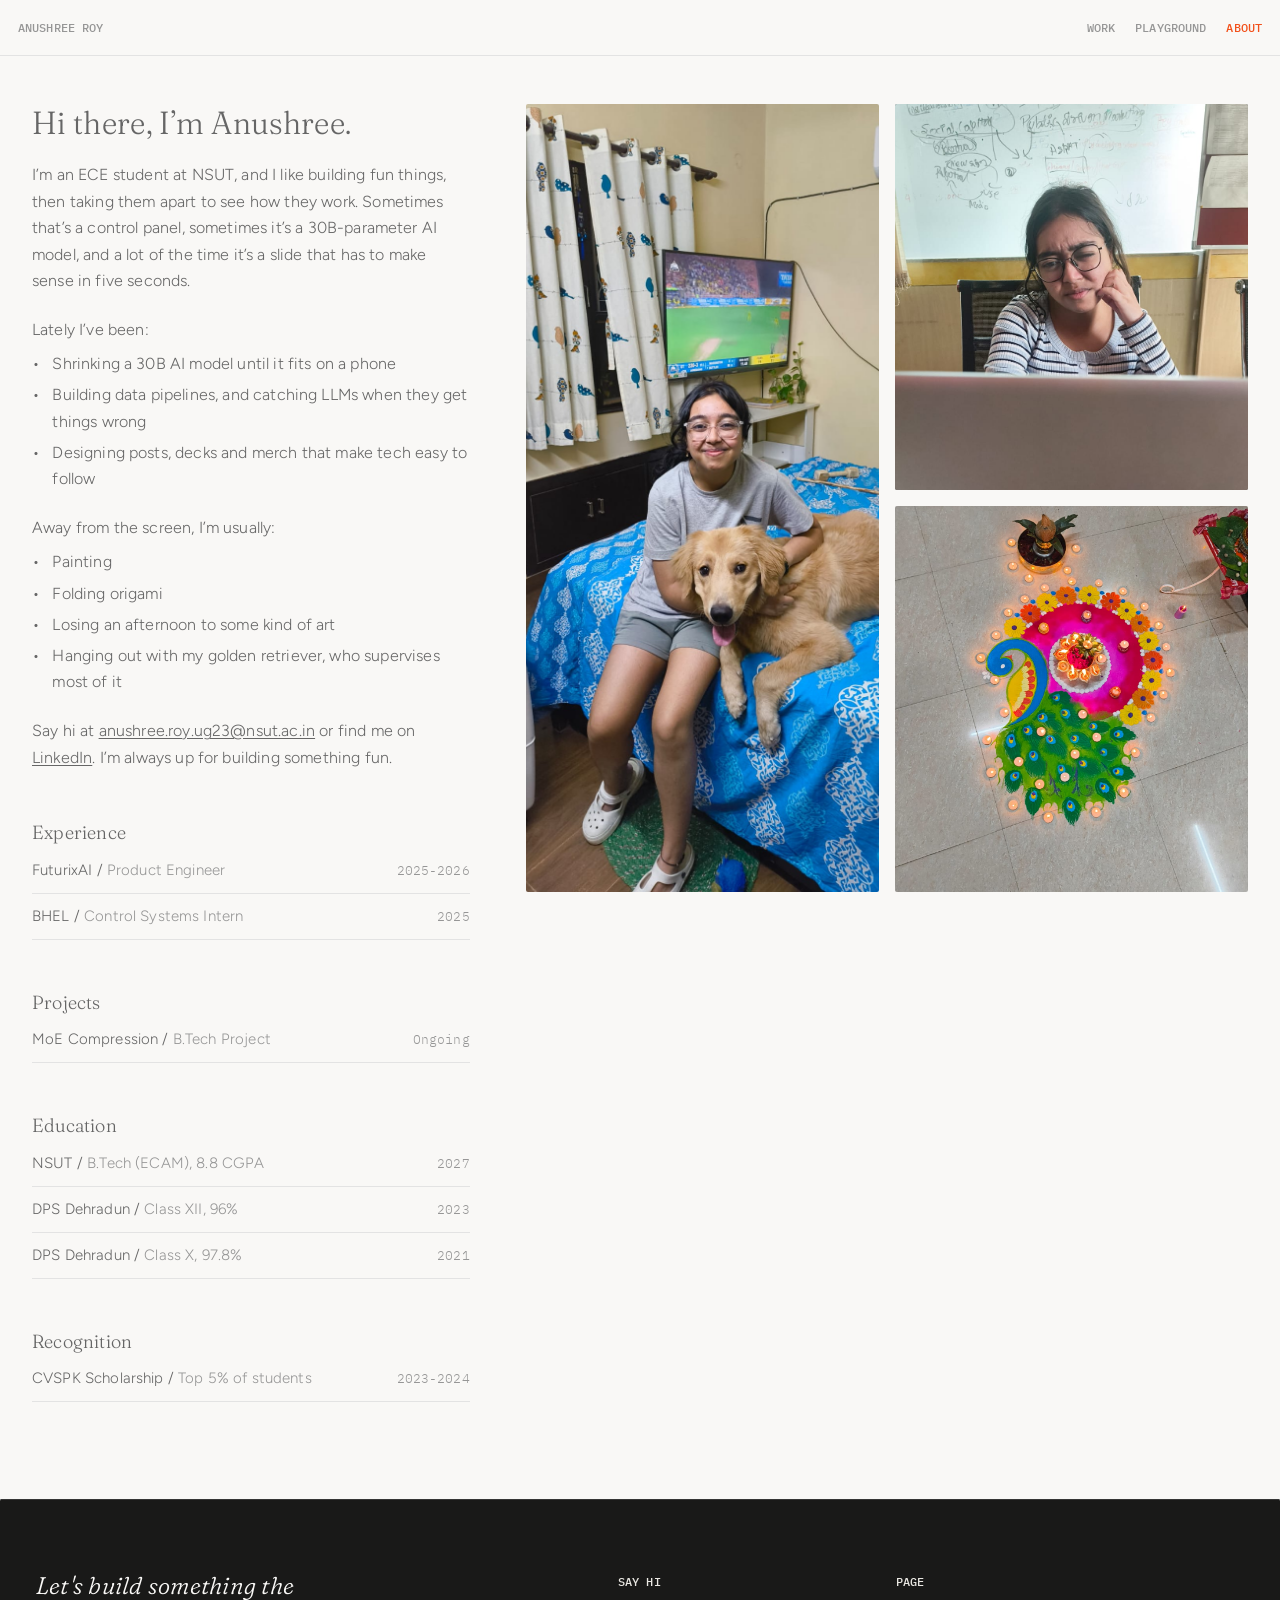
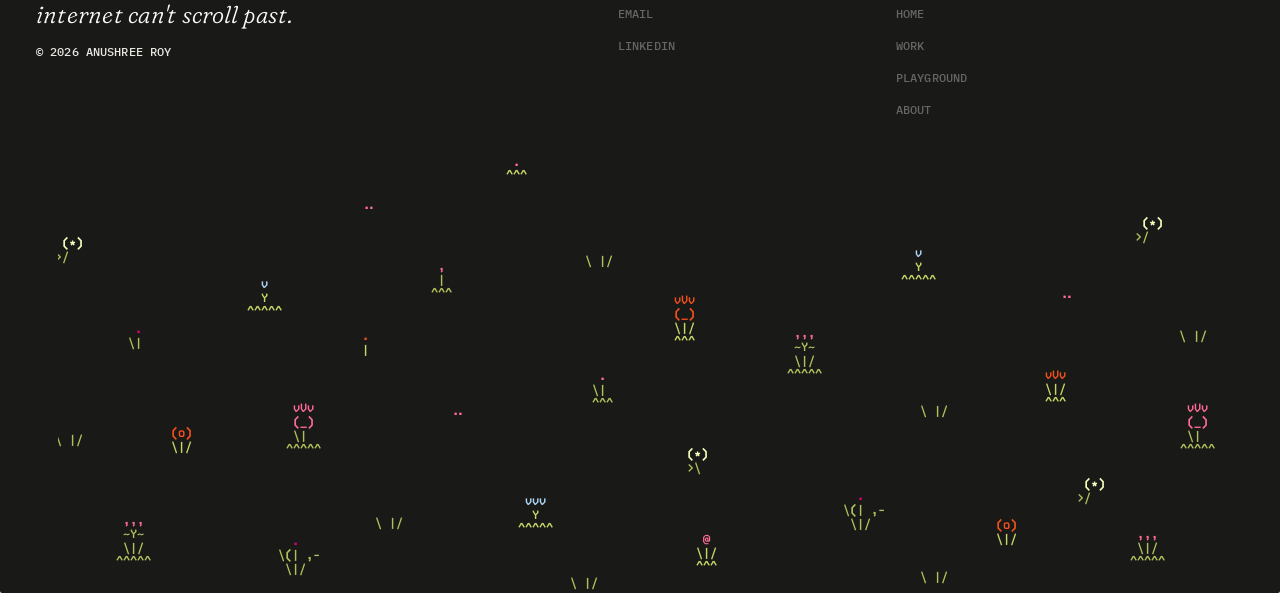
<file: about.html>
<!doctype html>
<html lang="en">
<head>
  <!-- Google Analytics -->
  <script async src="https://www.googletagmanager.com/gtag/js?id=G-PLD1SSN89R"></script>
  <script>
    window.dataLayer = window.dataLayer || [];
    function gtag(){dataLayer.push(arguments);}
    gtag('js', new Date());
    gtag('config', 'G-PLD1SSN89R');
  </script>

  <meta charset="utf-8">
  <meta name="viewport" content="width=device-width, initial-scale=1">
  <title>About — Anushree Roy</title>
  <meta name="description" content="Anushree Roy is an ECE student at NSUT who likes building fun things: AI models, control panels, posts and decks, plus painting, origami and a very good dog.">
  <link rel="icon" type="image/svg+xml" href="data:image/svg+xml,%3Csvg xmlns='http://www.w3.org/2000/svg' viewBox='0 0 40 40'%3E%3Crect width='40' height='40' rx='9' fill='%2335414f'/%3E%3Ctext x='20' y='28' text-anchor='middle' font-family='Georgia' font-size='27' fill='white'%3Ea%3C/text%3E%3C/svg%3E">
  <link rel="preconnect" href="https://fonts.googleapis.com">
  <link rel="preconnect" href="https://fonts.gstatic.com" crossorigin>
  <link rel="stylesheet" href="https://fonts.googleapis.com/css2?family=Figtree:wght@300&family=Fraunces:ital,opsz,wght,SOFT,WONK@0,9..144,300..500,0..100,0..1;1,9..144,300..500,0..100,0..1&family=IBM+Plex+Mono:wght@300;400;500&family=Kode+Mono:wght@700&display=swap">
  <link rel="stylesheet" href="about.css">
  <link rel="stylesheet" href="footer.css">
  <script src="about.js" defer></script>
  <script src="footer.js" defer></script>
</head>
<body>
  <header class="nav">
    <a class="nav__link" href="./">Anushree Roy</a>
    <nav class="nav__links" aria-label="Primary">
      <a class="nav__link" href="./#work">Work</a>
      <a class="nav__link" href="./playground.html">Playground</a>
      <a class="nav__link" href="./about.html" aria-current="page">About</a>
    </nav>
  </header>

  <!-- Copy is from the AI/ML resume (Anushree_Roy_ML_Intern_NSUT) and the design portfolio. -->
  <main class="about">
    <div class="about__text">
      <div class="about__intro">
        <h1 class="about__title">Hi there, I’m Anushree.</h1>

        <div class="about__bio">
          <p>I’m an ECE student at NSUT, and I like building fun things, then taking them apart to see how they work. Sometimes that’s a control panel, sometimes it’s a 30B-parameter AI model, and a lot of the time it’s a slide that has to make sense in five seconds.</p>
          <p>Lately I’ve been:</p>
          <ul>
            <li>Shrinking a 30B AI model until it fits on a phone</li>
            <li>Building data pipelines, and catching LLMs when they get things wrong</li>
            <li>Designing posts, decks and merch that make tech easy to follow</li>
          </ul>
          <p>Away from the screen, I’m usually:</p>
          <ul>
            <li>Painting</li>
            <li>Folding origami</li>
            <li>Losing an afternoon to some kind of art</li>
            <li>Hanging out with my golden retriever, who supervises most of it</li>
          </ul>
          <p>Say hi at <a href="mailto:anushree.roy.ug23@nsut.ac.in">anushree.roy.ug23@nsut.ac.in</a> or find me on <a href="https://www.linkedin.com/in/anushree-roy-082370204" target="_blank" rel="noopener">LinkedIn</a>. I’m always up for building something fun.</p>
        </div>
      </div>

      <section class="about__section" aria-labelledby="experience">
        <h2 class="about__heading" id="experience">Experience</h2>
        <ul class="about__list">
          <li class="about__row"><span><span class="about__org">FuturixAI /</span> Product Engineer</span><span class="about__year">2025-2026</span></li>
          <li class="about__row"><span><span class="about__org">BHEL /</span> <span class="about__long">Electronics &amp; </span>Control Systems Intern</span><span class="about__year">2025</span></li>
        </ul>
      </section>

      <section class="about__section" aria-labelledby="projects">
        <h2 class="about__heading" id="projects">Projects</h2>
        <ul class="about__list">
          <li class="about__row"><span><span class="about__org"><span class="about__long">Gradient-Free </span>MoE Compression /</span> B.Tech Project</span><span class="about__year">Ongoing</span></li>
        </ul>
      </section>

      <section class="about__section" aria-labelledby="education">
        <h2 class="about__heading" id="education">Education</h2>
        <ul class="about__list">
          <li class="about__row"><span><span class="about__org"><span class="about__long">Netaji Subhas University of Technology</span><span class="about__short">NSUT</span> /</span> B.Tech<span class="about__short"> (ECAM)</span>, 8.8 CGPA</span><span class="about__year">2027</span></li>
          <li class="about__row"><span><span class="about__org"><span class="about__long">Delhi Public School, Dehradun</span><span class="about__short">DPS Dehradun</span> /</span> Class XII, 96%</span><span class="about__year">2023</span></li>
          <li class="about__row"><span><span class="about__org"><span class="about__long">Delhi Public School, Dehradun</span><span class="about__short">DPS Dehradun</span> /</span> Class X, 97.8%</span><span class="about__year">2021</span></li>
        </ul>
      </section>

      <section class="about__section" aria-labelledby="recognition">
        <h2 class="about__heading" id="recognition">Recognition</h2>
        <ul class="about__list">
          <li class="about__row"><span><span class="about__org">CVSPK Scholarship /</span> Top 5% of students</span><span class="about__year">2023-2024</span></li>
        </ul>
      </section>
    </div>

    <div class="about__photos">
      <div class="about__photo about__photo--main">
        <img src="assets/about-portrait.jpg" alt="Anushree sitting on her bed with a golden retriever">
      </div>
      <div class="about__photo">
        <img src="assets/about-desk.jpg" alt="Anushree thinking at her laptop in front of a whiteboard full of diagrams" style="--focus: 50% 0%" loading="lazy">
      </div>
      <div class="about__photo">
        <img src="assets/about-rangoli.jpg" alt="Peacock rangoli ringed with lit diyas" loading="lazy">
      </div>
    </div>
  </main>

  <footer class="footer">
    <div class="footer__top">
      <div class="footer__intro">
        <p class="footer__quote">Let's build something the internet can't scroll past.</p>
        <p class="footer__label">© 2026 Anushree Roy</p>
      </div>
      <nav class="footer__links" aria-label="Footer">
        <div class="footer__col">
          <p class="footer__label">Say hi</p>
          <a class="footer__link" href="mailto:anushree.roy.ug23@nsut.ac.in">Email</a>
          <a class="footer__link" href="https://www.linkedin.com/in/anushree-roy-082370204" target="_blank" rel="noopener">LinkedIn</a>
        </div>
        <div class="footer__col">
          <p class="footer__label">Page</p>
          <a class="footer__link" href="./">Home</a>
          <a class="footer__link" href="./#work">Work</a>
          <a class="footer__link" href="./playground.html">Playground</a>
          <a class="footer__link" href="./about.html">About</a>
        </div>
      </nav>
    </div>
    <!-- Filled by footer.js: click a sprout to water it. -->
    <div class="garden" role="group" aria-label="ASCII garden"></div>
  </footer>
</body>
</html>
</file>
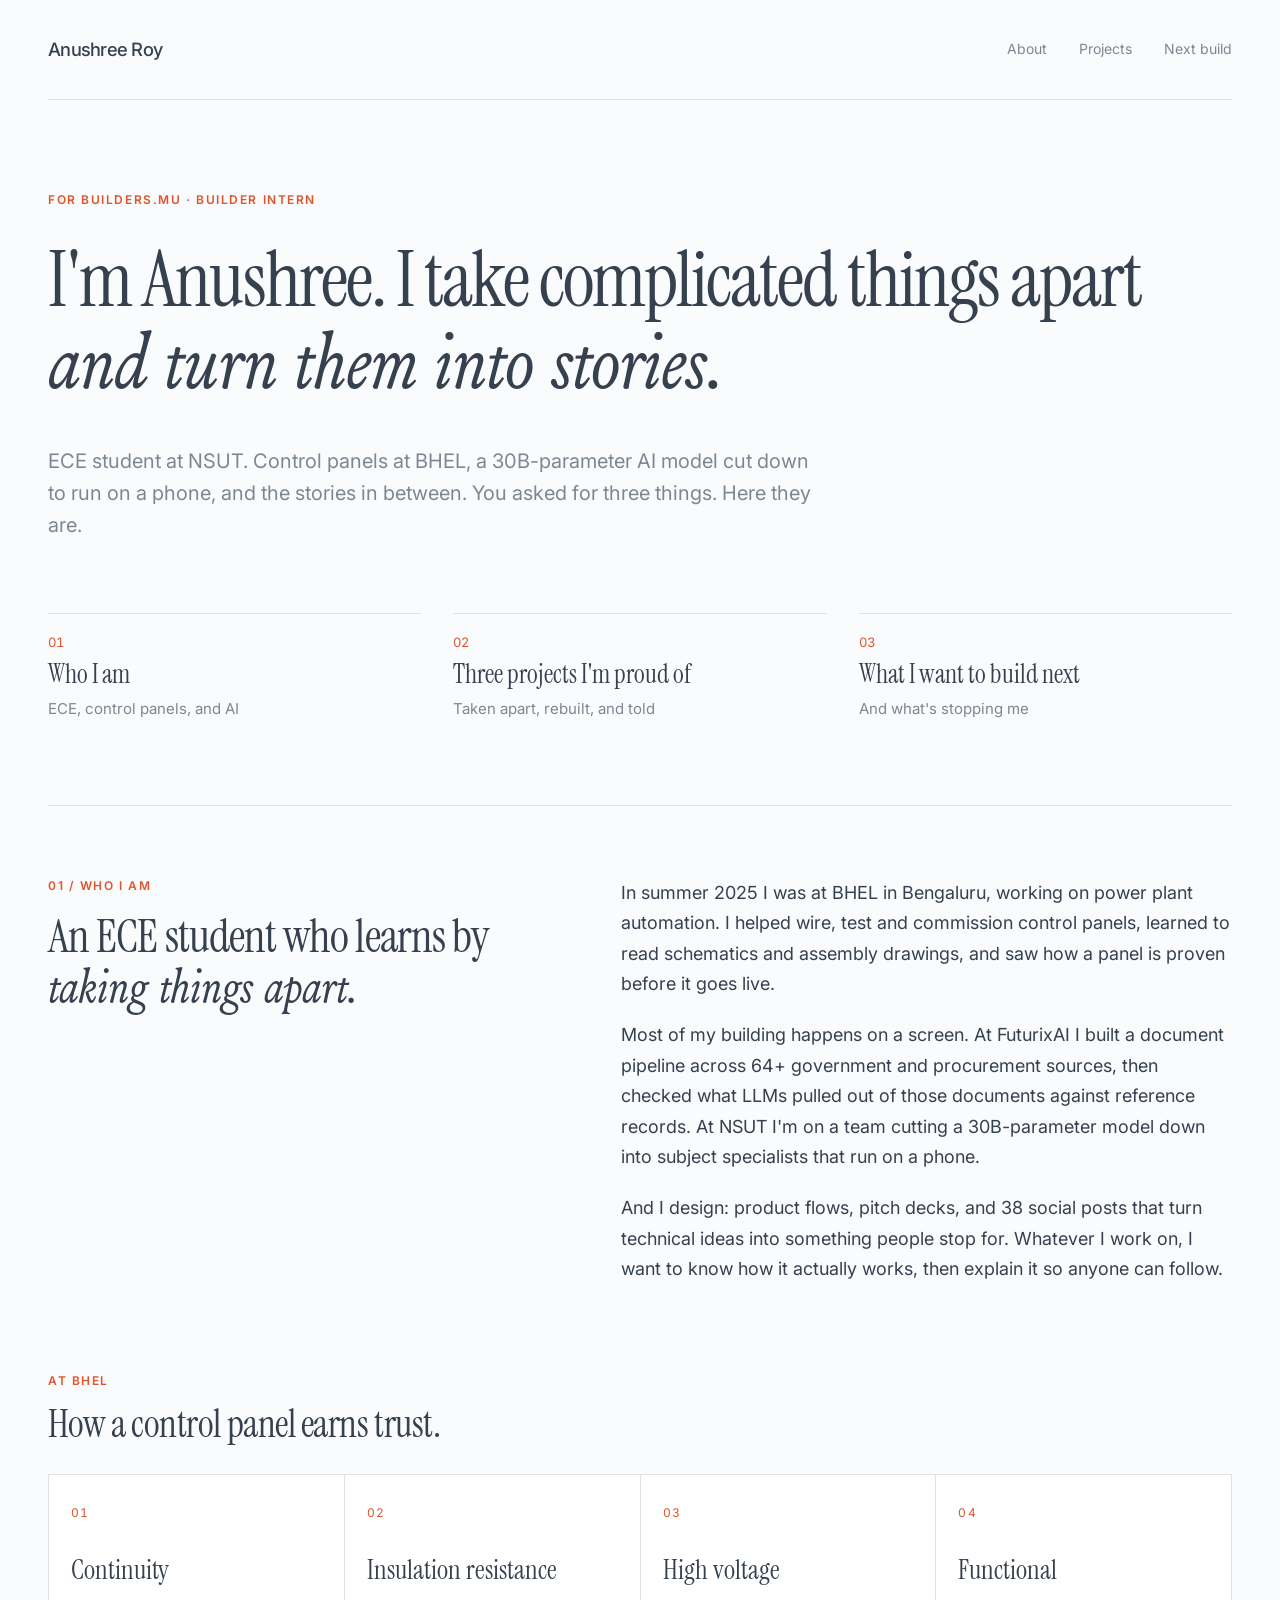
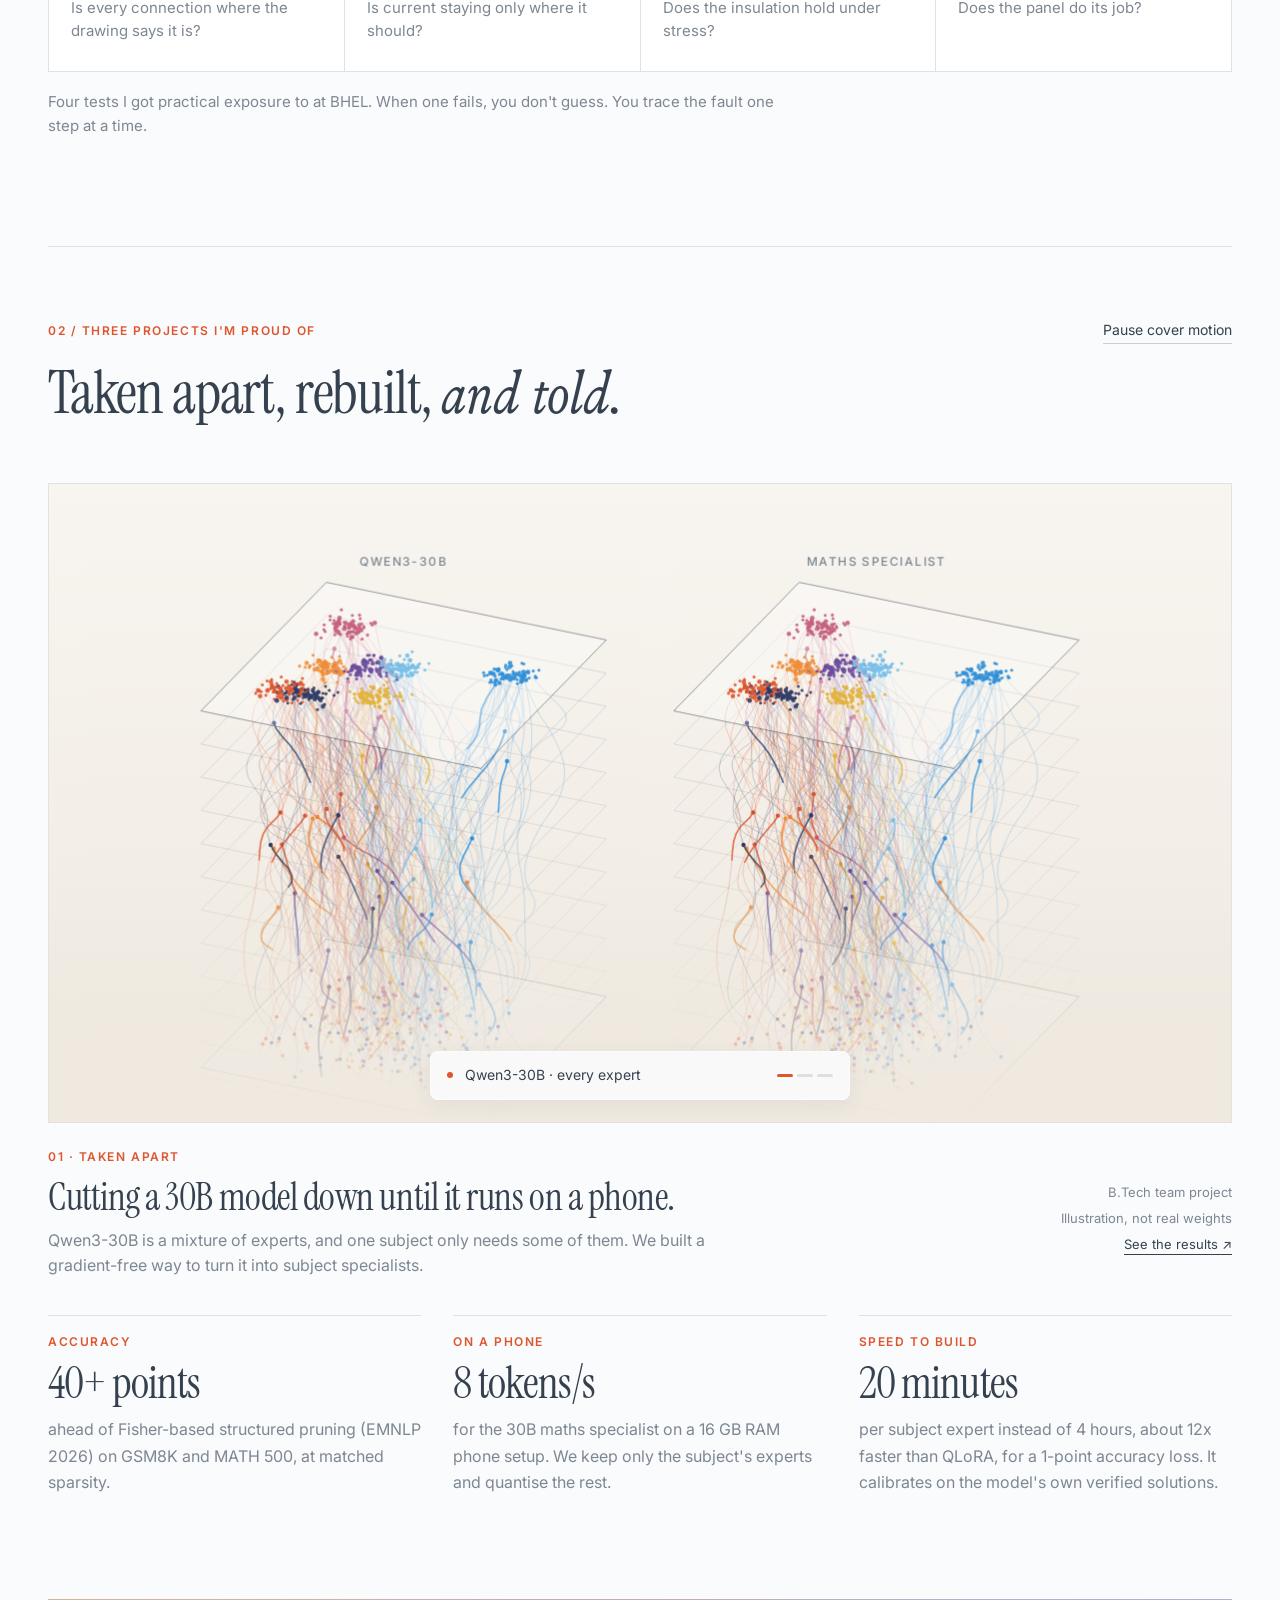
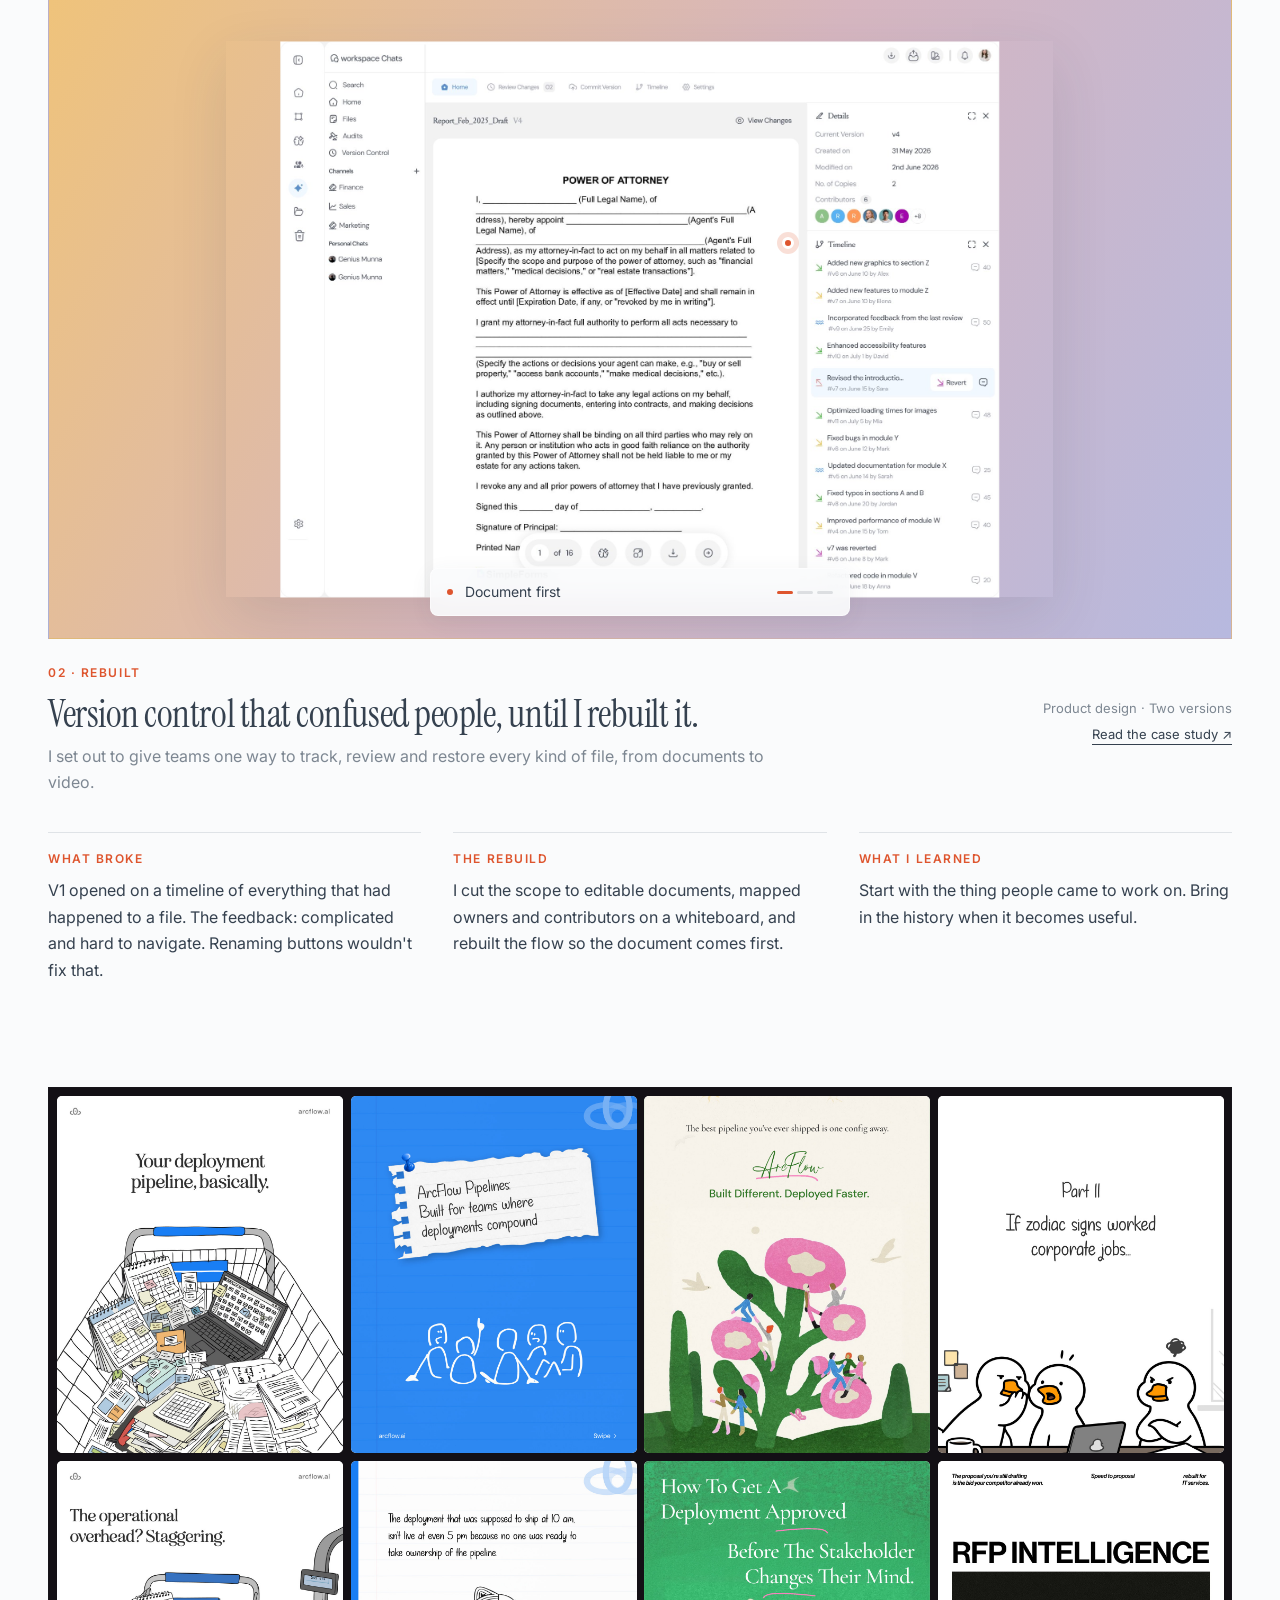
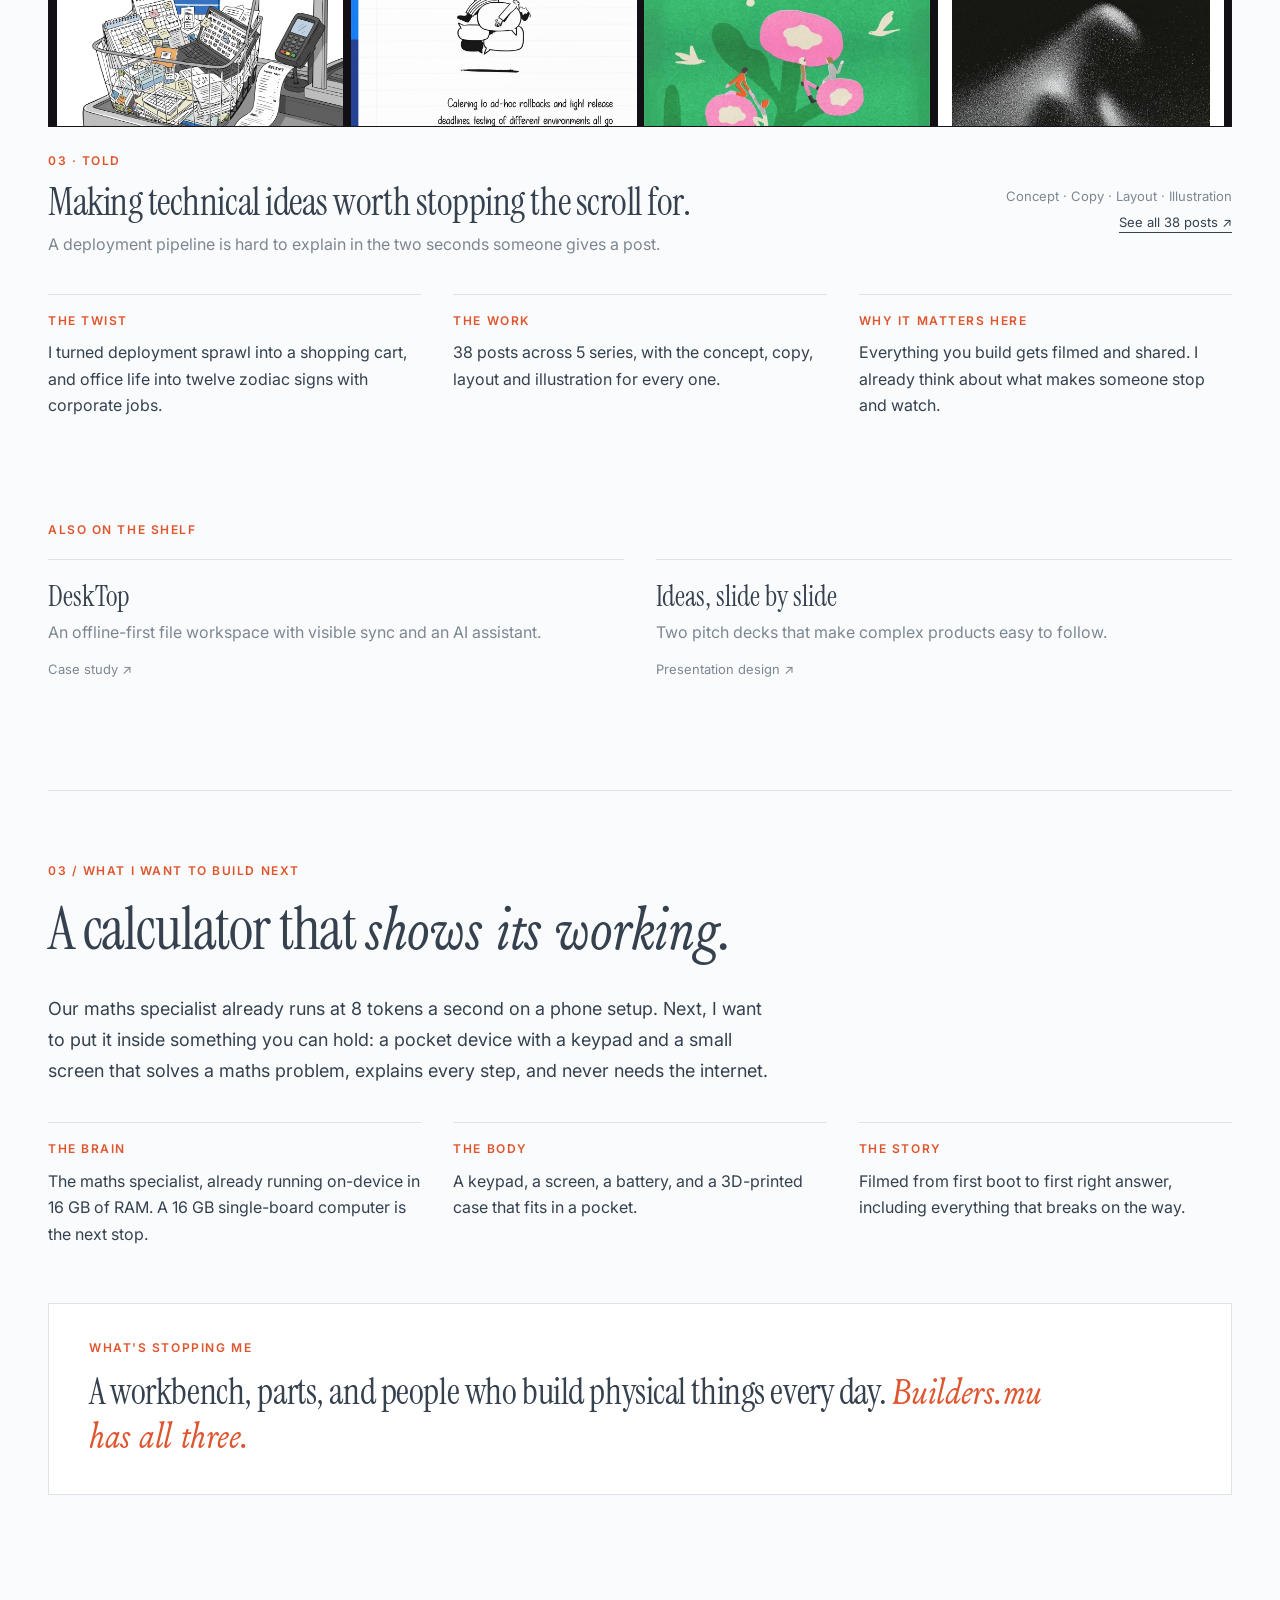
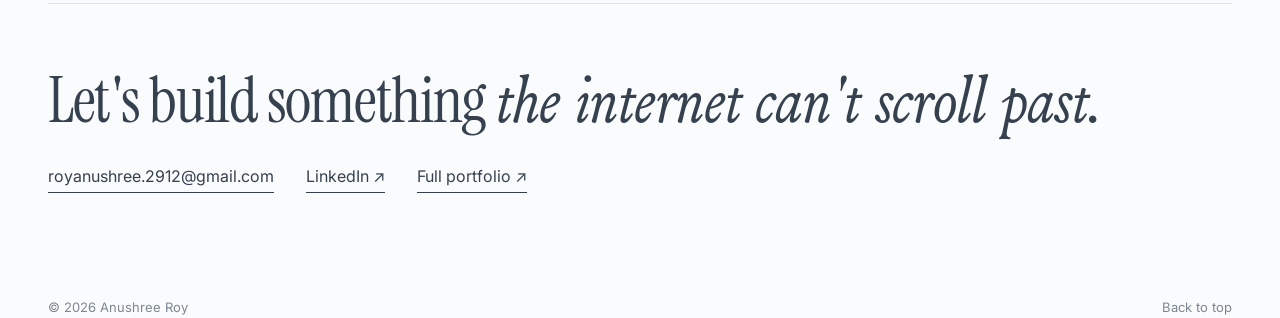
<file: builder.html>
<!doctype html>
<html lang="en">
<head>
<!-- Google Analytics -->
<script async src="https://www.googletagmanager.com/gtag/js?id=G-PLD1SSN89R"></script>
<script>
window.dataLayer = window.dataLayer || [];
function gtag(){dataLayer.push(arguments);}
gtag('js', new Date());
gtag('config', 'G-PLD1SSN89R');
</script>

<meta charset="utf-8"><meta name="viewport" content="width=device-width, initial-scale=1">
<title>Anushree Roy — For Builders.mu</title>
<meta name="description" content="Anushree Roy's application for the Builders.mu builder internship: who I am, three projects I'm proud of, and what I want to build next.">
<link rel="icon" type="image/svg+xml" href="data:image/svg+xml,%3Csvg xmlns='http://www.w3.org/2000/svg' viewBox='0 0 40 40'%3E%3Crect width='40' height='40' rx='9' fill='%2335414f'/%3E%3Ctext x='20' y='28' text-anchor='middle' font-family='Georgia' font-size='27' fill='white'%3Ea%3C/text%3E%3C/svg%3E">
<link rel="preconnect" href="https://fonts.googleapis.com"><link rel="preconnect" href="https://fonts.gstatic.com" crossorigin>
<link href="https://fonts.googleapis.com/css2?family=Instrument+Serif:ital@0;1&family=Inter:wght@400;500;600&display=swap" rel="stylesheet">
<style>
@font-face{font-family:"Louize Heading Italic";src:url("assets/louize-italic.otf") format("opentype");font-style:italic;font-weight:400;font-display:swap}
:root{--paper:#fafbfc;--ink:#35414f;--muted:#7d8792;--line:#dfe3e7;--accent:#de552e;--serif:'Louize','Louize Regular','Instrument Serif',Georgia,serif;--sans:'Inter',Arial,sans-serif}
*{box-sizing:border-box}html{scroll-behavior:smooth;scroll-padding-top:36px}body{margin:0;background:var(--paper);color:var(--ink);font:400 1rem/1.6 var(--sans);-webkit-font-smoothing:antialiased}a{color:inherit;text-decoration:none}button,a{-webkit-tap-highlight-color:transparent}a:focus-visible{outline:3px solid var(--accent);outline-offset:6px}::selection{background:#e9d2c6}.skip{position:absolute;top:-100px;left:20px;background:var(--ink);color:white;padding:12px;z-index:9}.skip:focus{top:12px}.wrap{width:calc(100% - 96px);max-width:1392px;margin:auto}.nav{height:100px;display:flex;align-items:center;justify-content:space-between;border-bottom:1px solid var(--line)}.wordmark{font-weight:500;letter-spacing:-.04em;font-size:1.15rem}.nav-links{display:flex;gap:32px;font-size:.875rem}.nav-links a{color:var(--muted)}.nav-links a:hover{color:var(--ink)}

/* Builder application: the homepage's tokens and editorial rhythm, structured around the three things Builders.mu asks for. */
h1 em,h2 em,.stopper-line em{font-family:"Louize Heading Italic",var(--serif);font-style:italic;font-weight:400}
.eyebrow,.kicker,.micro,.beats b{font:600 .75rem/1.4 var(--sans);letter-spacing:.13em;text-transform:uppercase;color:var(--accent);margin:0}
.intro{padding:92px 0 84px}.eyebrow{margin-bottom:30px}.intro h1{font:400 clamp(3.2rem,6vw,6rem)/1.07 var(--serif);letter-spacing:-.025em;margin:0;max-width:1240px}.dek{margin:40px 0 0;max-width:780px;font-size:1.25rem;line-height:1.6;color:var(--muted)}
.asks{margin-top:72px;display:grid;grid-template-columns:repeat(3,1fr);gap:32px}.asks a{display:grid;gap:6px;align-content:start;border-top:1px solid var(--line);padding-top:18px;transition:border-color .25s ease}.asks a:hover{border-color:var(--accent)}.asks .num{color:var(--accent);font-size:.8125rem;font-variant-numeric:tabular-nums}.asks strong{font:400 1.65rem/1.2 var(--serif)}.asks span:last-child{color:var(--muted);font-size:.9375rem}
.section{border-top:1px solid var(--line);padding:72px 0 108px}
.story{display:grid;grid-template-columns:1fr 1.2fr;gap:64px;align-items:start}.story h2,.section-title{font:400 clamp(2.6rem,4.6vw,4.4rem)/1.08 var(--serif);letter-spacing:-.02em;margin:18px 0 0;max-width:920px}.story h2{font-size:clamp(2.4rem,3.6vw,3.5rem)}.prose{font-size:1.125rem;line-height:1.7;max-width:720px}.prose p{margin:0 0 20px}.prose p:last-child{margin:0}
.checks{margin-top:88px}.checks h3{font:400 clamp(1.8rem,3vw,2.55rem)/1.15 var(--serif);letter-spacing:-.012em;margin:12px 0 28px}.flow{list-style:none;margin:0;padding:0;display:grid;grid-template-columns:repeat(4,1fr);gap:1px;background:var(--line);border:1px solid var(--line)}.step{background:#fff;padding:24px 22px 28px;min-height:196px}.step span{font-size:.75rem;letter-spacing:.12em;color:var(--accent);font-variant-numeric:tabular-nums}.step h4{font:400 1.7rem/1.15 var(--serif);margin:30px 0 10px}.step p{margin:0;color:var(--muted);font-size:.9375rem;line-height:1.55}.note{margin:18px 0 0;max-width:760px;color:var(--muted);font-size:.9375rem}
.work-label{display:flex;justify-content:space-between;align-items:center;gap:24px}.motion-toggle{font:inherit;font-size:.875rem;border:0;border-bottom:1px solid #7d879260;padding:0 0 2px;background:transparent;color:var(--ink);cursor:pointer}.motion-toggle:hover{color:var(--accent)}.motion-toggle:focus-visible{outline:3px solid var(--accent);outline-offset:5px}
.section-head{margin-bottom:56px}.project{margin-bottom:104px}
.cover-link{display:block}.picture{position:relative;overflow:hidden;aspect-ratio:1.85;display:flex;align-items:center;justify-content:center;border:1px solid rgba(53,65,79,.08)}.picture img{display:block;width:76%;max-height:85%;object-fit:contain;box-shadow:0 20px 55px #333a4b20}
.caption{display:flex;justify-content:space-between;gap:36px;padding:26px 0 0}.caption h3{font:400 clamp(1.8rem,3vw,2.55rem)/1.15 var(--serif);letter-spacing:-.012em;margin:10px 0 8px;max-width:820px}.caption p{margin:0;color:var(--muted);max-width:720px}.caption .micro{color:var(--accent)}.meta{font-size:.8125rem;color:var(--muted);white-space:nowrap;padding-top:30px;text-align:right;line-height:2}.text-link{color:var(--ink);border-bottom:1px solid var(--ink);padding-bottom:2px;transition:color .2s ease,border-color .2s ease}.text-link:hover{color:var(--accent);border-color:var(--accent)}
.beats{display:grid;grid-template-columns:repeat(3,1fr);gap:32px;margin-top:36px}.beats>div{border-top:1px solid var(--line);padding-top:18px}.beats b{display:block;margin-bottom:10px}.beats p{margin:0;line-height:1.65}.stat{display:block;font:400 clamp(2.2rem,3.4vw,3rem)/1.05 var(--serif);letter-spacing:-.02em;margin:0 0 10px}.stats p{color:var(--muted)}

.version{background:linear-gradient(120deg,#efc37b 0%,#d6b6c0 52%,#b7b9df 100%)}.version img{width:70%;max-height:87%}
.cover-frame{position:absolute;inset:0}.picture .cover-frame img{position:absolute;left:50%;top:50%;transform:translate(-50%,-50%);opacity:0;transition:opacity .8s ease;pointer-events:none}.picture .cover-frame img.active{opacity:1}
.cover-status{position:absolute;bottom:22px;left:24px;right:24px;margin:auto;max-width:420px;display:flex;align-items:center;gap:12px;padding:12px 16px;border:1px solid #ffffff80;background:#fafbfce8;backdrop-filter:blur(12px);box-shadow:0 5px 22px #35414f12;border-radius:8px;color:#35414f;font-size:14px;z-index:2}.cover-status-dot{width:6px;height:6px;flex-shrink:0;background:#de552e;border-radius:50%}.cover-stage{flex:1}.cover-bars{display:flex;gap:4px}.cover-bars i{width:16px;height:3px;background:#35414f24;border-radius:2px;transition:background .5s}.cover-bars i.active{background:#de552e}
.review-pointer{position:absolute;top:37%;left:62%;width:12px;height:12px;border:3px solid white;background:#de552e;border-radius:50%;box-shadow:0 0 0 5px #de552e30;z-index:2;pointer-events:none;animation:reviewPath 12s ease-in-out infinite}
@keyframes reviewPath{0%,12%{transform:translate(0,0);opacity:0}18%,25%{transform:translate(0,0);opacity:1}29%,35%{transform:translate(38px,60px);opacity:1}42%,52%{transform:translate(-120px,20px);opacity:1}60%,69%{transform:translate(-40px,80px);opacity:1}76%,88%{transform:translate(60px,40px);opacity:1}95%,100%{opacity:0;transform:translate(60px,40px)}}
.covers-paused .review-pointer{animation-play-state:paused}

/* The pruning cover: two models drawn layer by layer on a canvas, with threads for the signals running through them. */
.prune{background:#f4efe8}.prune canvas{position:absolute;inset:0;width:100%;height:100%;display:block}

.social-wall-cover{background:#131015;padding:8px;--post-gap:8px}.post-wall{position:absolute;inset:8px;display:grid;grid-template-columns:repeat(4,1fr);gap:var(--post-gap);pointer-events:none;align-items:start}.post-column{display:flex;flex-direction:column;min-width:0;animation:postDrift 35s linear infinite;will-change:transform}.post-group{display:flex;flex-direction:column;gap:var(--post-gap);padding-bottom:var(--post-gap)}.post-tile{overflow:hidden;border-radius:5px;background:#f5f5f5;flex-shrink:0}.picture .post-tile img{display:block;width:100%;height:auto;max-width:none;max-height:none;object-fit:contain;box-shadow:none;border-radius:0}.column-0{animation-delay:-2s}.column-1{animation-duration:42s;animation-delay:-12s}.column-2{animation-duration:38s;animation-delay:-24s}.column-3{animation-duration:45s;animation-delay:-7s}@keyframes postDrift{from{transform:translateY(0)}to{transform:translateY(-50%)}}

.shelf-items{display:grid;grid-template-columns:1fr 1fr;gap:32px;margin-top:20px}.shelf-items a{display:block;border-top:1px solid var(--line);padding-top:20px}.shelf-items h3{font:400 1.75rem/1.2 var(--serif);margin:0 0 6px;transition:color .25s ease}.shelf-items p{margin:0;color:var(--muted);max-width:520px}.shelf-items span{display:inline-block;margin-top:14px;font-size:.8125rem;color:var(--muted)}.shelf-items a:hover h3{color:var(--accent)}
.next .section-head{margin-bottom:0}.next .prose{margin-top:32px}.stopper{margin-top:56px;background:#fff;border:1px solid var(--line);padding:36px 40px}.stopper-line{font:400 clamp(1.7rem,2.8vw,2.5rem)/1.22 var(--serif);letter-spacing:-.012em;margin:14px 0 0;max-width:1000px}.stopper-line em{color:var(--accent)}
.contact{border-top:1px solid var(--line);padding:62px 0 32px}.contact h2{font:400 clamp(2.8rem,5vw,4.5rem)/1.1 var(--serif);margin:0 0 26px;letter-spacing:-.02em}.contact-links{display:flex;flex-wrap:wrap;gap:14px 32px}.email{display:inline-block;border-bottom:1px solid var(--ink);font-size:1rem;padding-bottom:3px}.email:hover{color:var(--accent);border-color:var(--accent)}.footer{display:flex;justify-content:space-between;gap:24px;margin-top:72px;color:var(--muted);font-size:.8125rem}.footer a:hover{color:var(--ink)}

/* Motion follows the quiet editorial pace of the homepage. */
@keyframes enter{from{opacity:0;transform:translateY(20px)}to{opacity:1;transform:translateY(0)}}
.intro .eyebrow{animation:enter .75s cubic-bezier(.22,1,.36,1) both}.intro h1{animation:enter .85s .08s cubic-bezier(.22,1,.36,1) both}.dek{animation:enter .75s .18s cubic-bezier(.22,1,.36,1) both}.asks{animation:enter .75s .28s cubic-bezier(.22,1,.36,1) both}
.motion-ready [data-reveal]{opacity:0;transform:translateY(26px);transition:opacity .75s cubic-bezier(.22,1,.36,1),transform .75s cubic-bezier(.22,1,.36,1)}
.motion-ready [data-reveal].in-view{opacity:1;transform:translateY(0)}
.nav-links a{position:relative;transition:color .2s ease}
.nav-links a::after{content:'';position:absolute;left:0;right:0;bottom:-5px;height:1px;background:currentColor;transform:scaleX(0);transform-origin:left;transition:transform .24s ease}
.nav-links a:hover::after,.nav-links a:focus-visible::after{transform:scaleX(1)}

@media(min-width:1600px){.intro h1{font-size:6.4rem}}
@media(max-width:850px){.wrap{width:calc(100% - 48px)}.nav{height:80px}.intro{padding-top:65px}.intro h1{font-size:clamp(2.9rem,7.5vw,5rem)}.asks{grid-template-columns:1fr;gap:0;margin-top:52px}.asks a{padding:16px 0 18px}.story{grid-template-columns:1fr;gap:28px}.flow{grid-template-columns:1fr 1fr}.caption{display:block}.meta{text-align:left;white-space:normal;padding-top:14px}.beats{grid-template-columns:1fr;gap:20px}.picture{aspect-ratio:1.4}.version img{width:87%}.post-wall{grid-template-columns:1fr 1fr}.column-2,.column-3{display:none}.shelf-items{grid-template-columns:1fr}}
@media(max-width:520px){.wrap{width:calc(100% - 40px)}.nav-links{gap:18px}.nav-links a{font-size:.8125rem}.wordmark{font-size:1rem}.intro{padding:54px 0 60px}.intro h1{font-size:2.75rem;line-height:1.08}.dek{font-size:1.0625rem;margin-top:28px}.section{padding:52px 0 76px}.checks{margin-top:64px}.flow{grid-template-columns:1fr}.step{min-height:0}.step h4{margin-top:14px}.work-label{flex-direction:column;align-items:flex-start;gap:10px}.section-head{margin-bottom:40px}.picture{aspect-ratio:1.18}.cover-status{bottom:12px;left:12px;right:12px;padding:9px 12px;font-size:12px;gap:8px}.cover-bars i{width:10px}.review-pointer{width:10px;height:10px}.project{margin-bottom:72px}.stopper{padding:26px 22px}.contact{padding-top:44px}.footer{margin-top:48px;font-size:.75rem}}
@media(prefers-reduced-motion:reduce){html{scroll-behavior:auto}.intro .eyebrow,.intro h1,.dek,.asks{animation:none}.motion-ready [data-reveal]{opacity:1;transform:none;transition:none}.nav-links a,.nav-links a::after,.text-link,.shelf-items h3,.picture .cover-frame img,.cover-bars i{transition:none}.review-pointer{animation:none;display:none}.post-column{animation:none;transform:translateY(-30px)}.column-1,.column-3{transform:translateY(-90px)}.motion-toggle{display:none}}
</style>
</head>
<body>
<a class="skip" href="#who">Skip to the application</a>
<div class="wrap">
<header class="nav"><a class="wordmark" href="./" aria-label="Anushree Roy home">Anushree Roy</a><nav class="nav-links" aria-label="Main navigation"><a href="#who">About</a><a href="#projects">Projects</a><a href="#next">Next build</a></nav></header>
<main>
<section class="intro" aria-labelledby="intro-title"><p class="eyebrow">For Builders.mu · Builder intern</p><h1 id="intro-title">I'm Anushree. I take complicated things apart <em>and turn them into stories.</em></h1><p class="dek">ECE student at NSUT. Control panels at BHEL, a 30B-parameter AI model cut down to run on a phone, and the stories in between. You asked for three things. Here they are.</p>
<nav class="asks" aria-label="What you asked for"><a href="#who"><span class="num">01</span><strong>Who I am</strong><span>ECE, control panels, and AI</span></a><a href="#projects"><span class="num">02</span><strong>Three projects I'm proud of</strong><span>Taken apart, rebuilt, and told</span></a><a href="#next"><span class="num">03</span><strong>What I want to build next</strong><span>And what's stopping me</span></a></nav></section>

<section class="section" id="who" aria-labelledby="who-title">
<div class="story"><div><p class="kicker">01 / Who I am</p><h2 id="who-title">An ECE student who learns by <em>taking things apart.</em></h2></div>
<div class="prose"><p>In summer 2025 I was at BHEL in Bengaluru, working on power plant automation. I helped wire, test and commission control panels, learned to read schematics and assembly drawings, and saw how a panel is proven before it goes live.</p><p>Most of my building happens on a screen. At FuturixAI I built a document pipeline across 64+ government and procurement sources, then checked what LLMs pulled out of those documents against reference records. At NSUT I'm on a team cutting a 30B-parameter model down into subject specialists that run on a phone.</p><p>And I design: product flows, pitch decks, and 38 social posts that turn technical ideas into something people stop for. Whatever I work on, I want to know how it actually works, then explain it so anyone can follow.</p></div></div>
<div class="checks"><p class="kicker">At BHEL</p><h3>How a control panel earns trust.</h3>
<ol class="flow"><li class="step"><span>01</span><h4>Continuity</h4><p>Is every connection where the drawing says it is?</p></li><li class="step"><span>02</span><h4>Insulation resistance</h4><p>Is current staying only where it should?</p></li><li class="step"><span>03</span><h4>High voltage</h4><p>Does the insulation hold under stress?</p></li><li class="step"><span>04</span><h4>Functional</h4><p>Does the panel do its job?</p></li></ol>
<p class="note">Four tests I got practical exposure to at BHEL. When one fails, you don't guess. You trace the fault one step at a time.</p></div>
</section>

<section class="section" id="projects" aria-labelledby="projects-title">
<div class="section-head"><div class="work-label"><p class="kicker">02 / Three projects I'm proud of</p><button class="motion-toggle" type="button" aria-pressed="false">Pause cover motion</button></div><h2 class="section-title" id="projects-title">Taken apart, rebuilt, <em>and told.</em></h2></div>

<article class="project" aria-labelledby="p1-title">
<a class="cover-link" href="moe.html" aria-label="See the maths specialist results"><div class="picture prune" data-cover="prune" data-rest="1" data-labels="[&quot;Qwen3-30B · every expert&quot;, &quot;Keep only the subject’s experts&quot;, &quot;Calibrate on its verified solutions&quot;]" role="img" aria-label="Illustration of two models drawn layer by layer: the full Qwen3-30B, and a maths specialist that keeps only the experts its subject needs"><canvas aria-hidden="true"></canvas><div class="cover-status" aria-hidden="true"><span class="cover-status-dot"></span><span class="cover-stage">Qwen3-30B · every expert</span><span class="cover-bars"><i class="active"></i><i></i><i></i></span></div></div></a>
<div class="caption"><div><p class="micro">01 · Taken apart</p><h3 id="p1-title">Cutting a 30B model down until it runs on a phone.</h3><p>Qwen3-30B is a mixture of experts, and one subject only needs some of them. We built a gradient-free way to turn it into subject specialists.</p></div><div class="meta">B.Tech team project<br>Illustration, not real weights<br><a class="text-link" href="moe.html">See the results ↗</a></div></div>
<div class="beats stats"><div><b>Accuracy</b><strong class="stat">40+ points</strong><p>ahead of Fisher-based structured pruning (EMNLP 2026) on GSM8K and MATH 500, at matched sparsity.</p></div><div><b>On a phone</b><strong class="stat">8 tokens/s</strong><p>for the 30B maths specialist on a 16 GB RAM phone setup. We keep only the subject's experts and quantise the rest.</p></div><div><b>Speed to build</b><strong class="stat">20 minutes</strong><p>per subject expert instead of 4 hours, about 12x faster than QLoRA, for a 1-point accuracy loss. It calibrates on the model's own verified solutions.</p></div></div>
</article>

<article class="project" aria-labelledby="p2-title">
<div class="picture version" data-cover="version" data-labels="[&quot;Document first&quot;, &quot;Changes in context&quot;, &quot;Review an update&quot;]"><div class="cover-frame"><img class="cover-slide active" src="assets/doc-motion-0.jpg" alt="Light theme document version control interface with the document at the centre" loading="lazy"><img class="cover-slide" src="assets/doc-motion-1.jpg" alt="" aria-hidden="true" loading="lazy"><img class="cover-slide" src="assets/doc-motion-2.jpg" alt="" aria-hidden="true" loading="lazy"></div><div class="cover-status" aria-hidden="true"><span class="cover-status-dot"></span><span class="cover-stage">Document first</span><span class="cover-bars"><i class="active"></i><i></i><i></i></span></div><span class="review-pointer" aria-hidden="true"></span></div>
<div class="caption"><div><p class="micro">02 · Rebuilt</p><h3 id="p2-title">Version control that confused people, until I rebuilt it.</h3><p>I set out to give teams one way to track, review and restore every kind of file, from documents to video.</p></div><div class="meta">Product design · Two versions<br><a class="text-link" href="version-control.html">Read the case study ↗</a></div></div>
<div class="beats"><div><b>What broke</b><p>V1 opened on a timeline of everything that had happened to a file. The feedback: complicated and hard to navigate. Renaming buttons wouldn't fix that.</p></div><div><b>The rebuild</b><p>I cut the scope to editable documents, mapped owners and contributors on a whiteboard, and rebuilt the flow so the document comes first.</p></div><div><b>What I learned</b><p>Start with the thing people came to work on. Bring in the history when it becomes useful.</p></div></div>
</article>

<article class="project" aria-labelledby="p3-title">
<div class="picture social-wall-cover" role="img" aria-label="Moving columns of Anushree’s social media designs"><div class="post-wall" aria-hidden="true"><div class="post-column column-0"><div class="post-group"><div class="post-tile"><img src="assets/social-wall-00.jpg" alt="" loading="lazy" decoding="async"></div><div class="post-tile"><img src="assets/social-wall-04.jpg" alt="" loading="lazy" decoding="async"></div></div><div class="post-group"><div class="post-tile"><img src="assets/social-wall-00.jpg" alt="" loading="lazy" decoding="async"></div><div class="post-tile"><img src="assets/social-wall-04.jpg" alt="" loading="lazy" decoding="async"></div></div></div><div class="post-column column-1"><div class="post-group"><div class="post-tile"><img src="assets/social-wall-01.jpg" alt="" loading="lazy" decoding="async"></div><div class="post-tile"><img src="assets/social-wall-05.jpg" alt="" loading="lazy" decoding="async"></div></div><div class="post-group"><div class="post-tile"><img src="assets/social-wall-01.jpg" alt="" loading="lazy" decoding="async"></div><div class="post-tile"><img src="assets/social-wall-05.jpg" alt="" loading="lazy" decoding="async"></div></div></div><div class="post-column column-2"><div class="post-group"><div class="post-tile"><img src="assets/social-wall-02.jpg" alt="" loading="lazy" decoding="async"></div><div class="post-tile"><img src="assets/social-wall-06.jpg" alt="" loading="lazy" decoding="async"></div></div><div class="post-group"><div class="post-tile"><img src="assets/social-wall-02.jpg" alt="" loading="lazy" decoding="async"></div><div class="post-tile"><img src="assets/social-wall-06.jpg" alt="" loading="lazy" decoding="async"></div></div></div><div class="post-column column-3"><div class="post-group"><div class="post-tile"><img src="assets/social-wall-03.jpg" alt="" loading="lazy" decoding="async"></div><div class="post-tile"><img src="assets/social-wall-07.jpg" alt="" loading="lazy" decoding="async"></div></div><div class="post-group"><div class="post-tile"><img src="assets/social-wall-03.jpg" alt="" loading="lazy" decoding="async"></div><div class="post-tile"><img src="assets/social-wall-07.jpg" alt="" loading="lazy" decoding="async"></div></div></div></div></div>
<div class="caption"><div><p class="micro">03 · Told</p><h3 id="p3-title">Making technical ideas worth stopping the scroll for.</h3><p>A deployment pipeline is hard to explain in the two seconds someone gives a post.</p></div><div class="meta">Concept · Copy · Layout · Illustration<br><a class="text-link" href="social.html">See all 38 posts ↗</a></div></div>
<div class="beats"><div><b>The twist</b><p>I turned deployment sprawl into a shopping cart, and office life into twelve zodiac signs with corporate jobs.</p></div><div><b>The work</b><p>38 posts across 5 series, with the concept, copy, layout and illustration for every one.</p></div><div><b>Why it matters here</b><p>Everything you build gets filmed and shared. I already think about what makes someone stop and watch.</p></div></div>
</article>

<div class="shelf"><p class="kicker">Also on the shelf</p><div class="shelf-items"><a href="desktop.html"><h3>DeskTop</h3><p>An offline-first file workspace with visible sync and an AI assistant.</p><span>Case study ↗</span></a><a href="decks.html"><h3>Ideas, slide by slide</h3><p>Two pitch decks that make complex products easy to follow.</p><span>Presentation design ↗</span></a></div></div>
</section>

<section class="section next" id="next" aria-labelledby="next-title">
<div class="section-head"><p class="kicker">03 / What I want to build next</p><h2 class="section-title" id="next-title">A calculator that <em>shows its working.</em></h2></div>
<div class="prose"><p>Our maths specialist already runs at 8 tokens a second on a phone setup. Next, I want to put it inside something you can hold: a pocket device with a keypad and a small screen that solves a maths problem, explains every step, and never needs the internet.</p></div>
<div class="beats next-beats"><div><b>The brain</b><p>The maths specialist, already running on-device in 16 GB of RAM. A 16 GB single-board computer is the next stop.</p></div><div><b>The body</b><p>A keypad, a screen, a battery, and a 3D-printed case that fits in a pocket.</p></div><div><b>The story</b><p>Filmed from first boot to first right answer, including everything that breaks on the way.</p></div></div>
<div class="stopper"><p class="micro">What's stopping me</p><p class="stopper-line">A workbench, parts, and people who build physical things every day. <em>Builders.mu has all three.</em></p></div>
</section>

<section class="contact" id="contact" aria-labelledby="contact-title"><h2 id="contact-title">Let's build something <em>the internet can't scroll past.</em></h2><div class="contact-links"><a class="email" href="mailto:royanushree.2912@gmail.com">royanushree.2912@gmail.com</a><a class="email" href="https://www.linkedin.com/in/anushree-roy-082370204" target="_blank" rel="noopener">LinkedIn ↗</a><a class="email" href="./">Full portfolio ↗</a></div></section>
</main><footer class="footer"><span>© 2026 Anushree Roy</span><a href="#intro-title">Back to top</a></footer>
</div>

<script>
(()=>{
 // Two models drawn layer by layer: the full Qwen3-30B, and a maths specialist that keeps only its subject's experts.
 // Each colour stands for an expert. Particles run up the threads while a scan layer rises through the stack and the
 // dots gather into clusters. An illustration, not real weights.
 const cover=document.querySelector('.prune'),canvas=cover.querySelector('canvas'),ctx=canvas.getContext('2d');
 const reduce=matchMedia('(prefers-reduced-motion: reduce)'),toggle=document.querySelector('.motion-toggle');
 const colors=['#de552e','#ef8f3a','#2f8fd8','#78bfe8','#6a4c9c','#2d3b66','#c4607f','#e3b23c'];
 const LAYERS=12,THREADS=192,KEEP=[0,2,4],SCAN=5.2;
 let seed=2029;const random=()=>(seed=seed*16807%2147483647)/2147483647;
 const gauss=()=>(random()+random()+random()+random()-2)/.58;
 const clamp=v=>Math.max(-.92,Math.min(.92,v));
 const centers=colors.map(()=>[random()*1.3-.65,random()*1.3-.65]);
 const threads=Array.from({length:THREADS},(_,i)=>{
  const k=i%colors.length,[cx,cz]=centers[k],pts=[];let x=cx+gauss()*.07,z=cz+gauss()*.07;
  for(let j=0;j<LAYERS;j++){pts.push([x,z]);x=clamp(x*.92+gauss()*.13);z=clamp(z*.92+gauss()*.13)}
  // Calibration pulls each kept thread back towards its cluster, more in the deeper layers.
  const fit=pts.map(([x,z],j)=>[x+(cx-x)*.4*j/LAYERS,z+(cz-z)*.4*j/LAYERS]),len=Math.hypot(...pts[0])||1;
  return {color:colors[k],pts,fit,cut:!KEEP.includes(k),out:[pts[0][0]/len,pts[0][1]/len],phase:random()*6.283,flow:random(),speed:.16+random()*.12,specks:[[gauss()*.05,gauss()*.05],[gauss()*.05,gauss()*.05]]};
 });
 let W=0,H=0,dpr=1,time=0,last=0,drawn=0,cutAmt=0,fitAmt=0,visible=false,raf=0,cos=1,sin=0;
 const geometry=()=>{const small=W<560;return {small,s:small?Math.min(W*.15,H*.22):Math.min(W*.13,H*.24),gap:H*(small?.042:.052),top:H*(small?.27:.3),towers:[{cx:W*(small?.27:.3),label:'Qwen3-30B',pruned:false},{cx:W*(small?.73:.7),label:'Maths specialist',pruned:true}]}};
 const project=(g,t,x,z,j)=>[t.cx+(x*cos-z*sin)*g.s,g.top+j*g.gap+(x*sin+z*cos)*g.s*.46];
 const dot=(x,y,r)=>{ctx.beginPath();ctx.arc(x,y,r,0,6.283);ctx.fill()};
 function plane(g,t,j,stroke,fill){
  ctx.beginPath();[[-1,-1],[1,-1],[1,1],[-1,1]].forEach(([x,z],i)=>{const [px,py]=project(g,t,x,z,j);i?ctx.lineTo(px,py):ctx.moveTo(px,py)});ctx.closePath();
  if(fill){ctx.fillStyle=fill;ctx.fill()}ctx.strokeStyle=stroke;ctx.lineWidth=1;ctx.stroke();
 }
 function model(t,th,j){ // a thread's position on layer j, with its sway and the calibration pull
  const f=t.pruned&&!th.cut?fitAmt:0,[x,z]=th.pts[j],[fx,fz]=th.fit[j],sway=(j/LAYERS+.2)*.05;
  return [x+(fx-x)*f+Math.sin(time*.55+th.phase+j*.45)*sway,z+(fz-z)*f+Math.cos(time*.47+th.phase*1.3+j*.5)*sway];
 }
 function curve(p){ // samples along the smooth path through the layer points (quadratics through midpoints)
  const out=[p[0]];
  for(let j=1;j<p.length-1;j++){
   const s=j===1?p[0]:[(p[j-1][0]+p[j][0])/2,(p[j-1][1]+p[j][1])/2],c=p[j],e=[(p[j][0]+p[j+1][0])/2,(p[j][1]+p[j+1][1])/2];
   for(let k=1;k<=4;k++){const u=k/4,a=(1-u)*(1-u),b=2*(1-u)*u,d=u*u;out.push([a*s[0]+b*c[0]+d*e[0],a*s[1]+b*c[1]+d*e[1]])}
  }
  out.push(p[p.length-1]);return out;
 }
 const at=(c,f)=>{const i=Math.min(c.length-2,Math.floor(f)),u=f-i;return [c[i][0]+(c[i+1][0]-c[i][0])*u,c[i][1]+(c[i+1][1]-c[i][1])*u]};
 function draw(){
  const g=geometry(),small=g.small,quiet=reduce.matches,lw=Math.min(.9,Math.max(.45,g.s/190)),r=Math.max(.9,g.s/85);
  const turn=.42+Math.sin(time*.18)*.07;cos=Math.cos(turn);sin=Math.sin(turn); // a slow camera drift
  ctx.setTransform(dpr,0,0,dpr,0,0);
  const bg=ctx.createLinearGradient(0,0,0,H);bg.addColorStop(0,'#f8f5f0');bg.addColorStop(1,'#efe9e0');ctx.fillStyle=bg;ctx.fillRect(0,0,W,H);
  // The scan layer rises from the deepest layer to the top, rests, then starts again.
  const rise=(time%SCAN)/(SCAN-.8),scan=quiet||rise>=1?-1:(LAYERS-1)*(1-rise);
  g.towers.forEach(t=>{
   for(let j=LAYERS-1;j>0;j--)plane(g,t,j,`rgba(53,65,79,${.15-j*.008})`);
   const tops=[],scans=[];
   threads.forEach((th,i)=>{
    if(small&&i%2)return; // half the threads on small screens, so the bundle stays airy
    const gone=t.pruned&&th.cut?cutAmt:0,m=th.pts.map((_,j)=>model(t,th,j)),c=curve(m.map(([x,z],j)=>project(g,t,x,z,j)));
    tops.push([m[0],th,gone]);
    ctx.globalAlpha=.3-.27*gone;ctx.strokeStyle=th.color;ctx.lineWidth=lw;ctx.beginPath();ctx.moveTo(c[0][0],c[0][1]);c.forEach(([x,y])=>ctx.lineTo(x,y));ctx.stroke();
    if(quiet||gone>.98)return;
    if(i%3===0){ // a particle runs up the thread with a short bright tail
     const f=(1-(time*th.speed+th.flow)%1)*(c.length-1),tail=Math.min(c.length-1,f+7),[hx,hy]=at(c,f);
     ctx.globalAlpha=.75*(1-gone);ctx.lineWidth=lw*2;ctx.beginPath();ctx.moveTo(hx,hy);for(let s=Math.ceil(f);s<=tail;s++)ctx.lineTo(c[s][0],c[s][1]);ctx.stroke();
     ctx.globalAlpha=1-gone;ctx.fillStyle=th.color;dot(hx,hy,r*1.2);
    }
    if(scan>=0){const j=Math.floor(scan),u=scan-j,a=m[j],b=m[Math.min(LAYERS-1,j+1)];scans.push([a[0]+(b[0]-a[0])*u,a[1]+(b[1]-a[1])*u,th,gone])}
   });
   if(scan>=0){ // during calibration the specialist's scan layer turns accent
    ctx.globalAlpha=1;plane(g,t,scan,t.pruned&&fitAmt>.05?`rgba(222,85,46,${.25+.5*fitAmt})`:'rgba(53,65,79,.32)','rgba(255,255,255,.12)');
    scans.forEach(([x,z,th,gone])=>{const [px,py]=project(g,t,x,z,scan);ctx.globalAlpha=.85*(1-gone);ctx.fillStyle=th.color;dot(px,py,r)});
   }
   ctx.globalAlpha=1;plane(g,t,0,'rgba(53,65,79,.5)','rgba(255,255,255,.3)');
   tops.forEach(([[x,z],th,gone])=>{
    // Experts the subject doesn't use drift off the top layer and fade, leaving an empty slot.
    const dx=th.out[0]*.35*gone,dz=th.out[1]*.35*gone,[px,py]=project(g,t,x+dx,z+dz,0);
    ctx.globalAlpha=.9*(1-gone);ctx.fillStyle=th.color;dot(px,py,r*1.25);
    th.specks.forEach(([sx,sz])=>{const [qx,qy]=project(g,t,x+sx+dx,z+sz+dz,0);dot(qx,qy,r*.85)});
    if(gone){const [ox,oy]=project(g,t,x,z,0);ctx.globalAlpha=.45*gone;ctx.strokeStyle='#7d8792';ctx.lineWidth=.8;ctx.beginPath();ctx.arc(ox,oy,r*1.25,0,6.283);ctx.stroke()}
   });
  });
  ctx.globalAlpha=1;ctx.fillStyle='#7d8792';ctx.font=`500 ${small?10:12}px Inter, Arial, sans-serif`;ctx.textAlign='center';
  if('letterSpacing' in ctx)ctx.letterSpacing=small?'.08em':'.12em';
  const [a,b]=g.towers,fits=(ctx.measureText(a.label.toUpperCase()).width+ctx.measureText(b.label.toUpperCase()).width)/2+12<b.cx-a.cx;
  g.towers.forEach(t=>ctx.fillText((fits||!t.pruned?t.label:'Specialist').toUpperCase(),t.cx,g.top-g.s*.61-(small?10:16)));
  const fade=ctx.createLinearGradient(0,H*.6,0,H);fade.addColorStop(0,'rgba(239,233,224,0)');fade.addColorStop(1,'rgba(239,233,224,1)');ctx.fillStyle=fade;ctx.fillRect(0,H*.6,W,H*.4);
 }
 const running=()=>visible&&!document.hidden&&!reduce.matches&&toggle.getAttribute('aria-pressed')!=='true';
 function frame(now){
  raf=0;const dt=last?Math.min(.05,(now-last)/1000):0;last=now;time+=dt;
  const stage=Number(cover.dataset.stage||0);
  cutAmt+=((stage>=1?1:0)-cutAmt)*Math.min(1,dt*2.2);fitAmt+=((stage===2?1:0)-fitAmt)*Math.min(1,dt*2);
  if(now-drawn>21){drawn=now;draw()} // about 45 frames a second is plenty for this pace
  if(running())raf=requestAnimationFrame(frame);else last=0;
 }
 function still(){const stage=Number(cover.dataset.stage||0);cutAmt=stage>=1?1:0;fitAmt=stage===2?1:0;draw()}
 function start(){if(running()&&!raf)raf=requestAnimationFrame(frame)}
 function resize(){const r=cover.getBoundingClientRect();W=r.width;H=r.height;dpr=Math.min(devicePixelRatio||1,2);canvas.width=Math.round(W*dpr);canvas.height=Math.round(H*dpr);if(reduce.matches)still();else draw()}
 new ResizeObserver(resize).observe(cover);
 if('IntersectionObserver' in window)new IntersectionObserver(entries=>{visible=entries[0].isIntersecting;start()},{threshold:.05}).observe(cover);else{visible=true;start()}
 // The cover script further down flips the toggle and resets stages; let it run first.
 toggle.addEventListener('click',()=>setTimeout(start));document.addEventListener('visibilitychange',start);reduce.addEventListener('change',()=>setTimeout(()=>reduce.matches?still():start()));
 document.fonts?.ready.then(draw);
})();
</script>

<script>
(()=>{
 const reduced=window.matchMedia('(prefers-reduced-motion: reduce)');
 const targets=document.querySelectorAll('.story,.checks,.section-head,.project,.shelf,.next .prose,.next-beats,.stopper,.contact');
 let observer;
 if(!reduced.matches && 'IntersectionObserver' in window){
  targets.forEach(el=>el.setAttribute('data-reveal',''));
  observer=new IntersectionObserver(entries=>entries.forEach(entry=>{
   if(entry.isIntersecting){entry.target.classList.add('in-view');observer.unobserve(entry.target)}
  }),{threshold:.08,rootMargin:'0px 0px -18px 0px'});
  targets.forEach(el=>observer.observe(el));
  document.documentElement.classList.add('motion-ready');
 }
 reduced.addEventListener('change',()=>{if(reduced.matches){observer?.disconnect();targets.forEach(el=>el.classList.add('in-view'))}});
})();
</script>

<script>
(()=>{
 const reduce=matchMedia('(prefers-reduced-motion: reduce)');
 const button=document.querySelector('.motion-toggle');
 const covers=[...document.querySelectorAll('[data-cover]')].map(el=>({el,slides:[...el.querySelectorAll('.cover-slide')],labels:JSON.parse(el.dataset.labels),bars:[...el.querySelectorAll('.cover-bars i')],rest:Number(el.dataset.rest||0),index:0,visible:false,time:0}));
 let paused=false;
 // Covers without image slides (the pruning grid) are driven by data-stage alone.
 function show(c,i){c.slides[c.index]?.classList.remove('active');c.bars[c.index].classList.remove('active');c.index=i;c.slides[i]?.classList.add('active');c.bars[i].classList.add('active');c.el.dataset.stage=i;c.el.querySelector('.cover-stage').textContent=c.labels[i]}
 function animate(){covers.forEach(c=>c.el.querySelectorAll('.review-pointer').forEach(el=>el.style.animationPlayState=c.visible&&!paused&&!reduce.matches?'running':'paused'))}
 const observer='IntersectionObserver' in window?new IntersectionObserver(entries=>entries.forEach(entry=>{const cover=covers.find(c=>c.el===entry.target);cover.visible=entry.isIntersecting;animate()}),{threshold:.15}):null;
 covers.forEach(c=>{show(c,reduce.matches?c.rest:0);if(observer)observer.observe(c.el);else c.visible=true});
 button.addEventListener('click',()=>{paused=!paused;document.documentElement.classList.toggle('covers-paused',paused);button.setAttribute('aria-pressed',String(paused));button.textContent=paused?'Play cover motion':'Pause cover motion';animate()});
 setInterval(()=>{
  if(paused||reduce.matches||document.hidden)return;
  covers.forEach(c=>{if(!c.visible)return;c.time+=500;if(c.time<4000)return;c.time=0;show(c,(c.index+1)%c.labels.length)});
 },500);
 reduce.addEventListener('change',()=>{if(reduce.matches)covers.forEach(c=>{c.time=0;show(c,c.rest)});animate()});
})();
</script>

<script>
(()=>{
 const cover=document.querySelector('.social-wall-cover');
 const columns=cover.querySelectorAll('.post-column');
 const control=document.querySelector('.motion-toggle');
 const reduced=matchMedia('(prefers-reduced-motion: reduce)');
 let visible=false;
 function update(){const running=visible&&!document.hidden&&!reduced.matches&&control.getAttribute('aria-pressed')!=='true';columns.forEach(col=>col.style.animationPlayState=running?'running':'paused')}
 columns.forEach(col=>col.style.animationPlayState='paused');
 if('IntersectionObserver' in window)new IntersectionObserver(entries=>{visible=entries[0].isIntersecting;update()},{threshold:.15}).observe(cover);
 else{visible=true;update()}
 control.addEventListener('click',update);document.addEventListener('visibilitychange',update);reduced.addEventListener('change',update);
})();
</script>

</body></html>
</file>
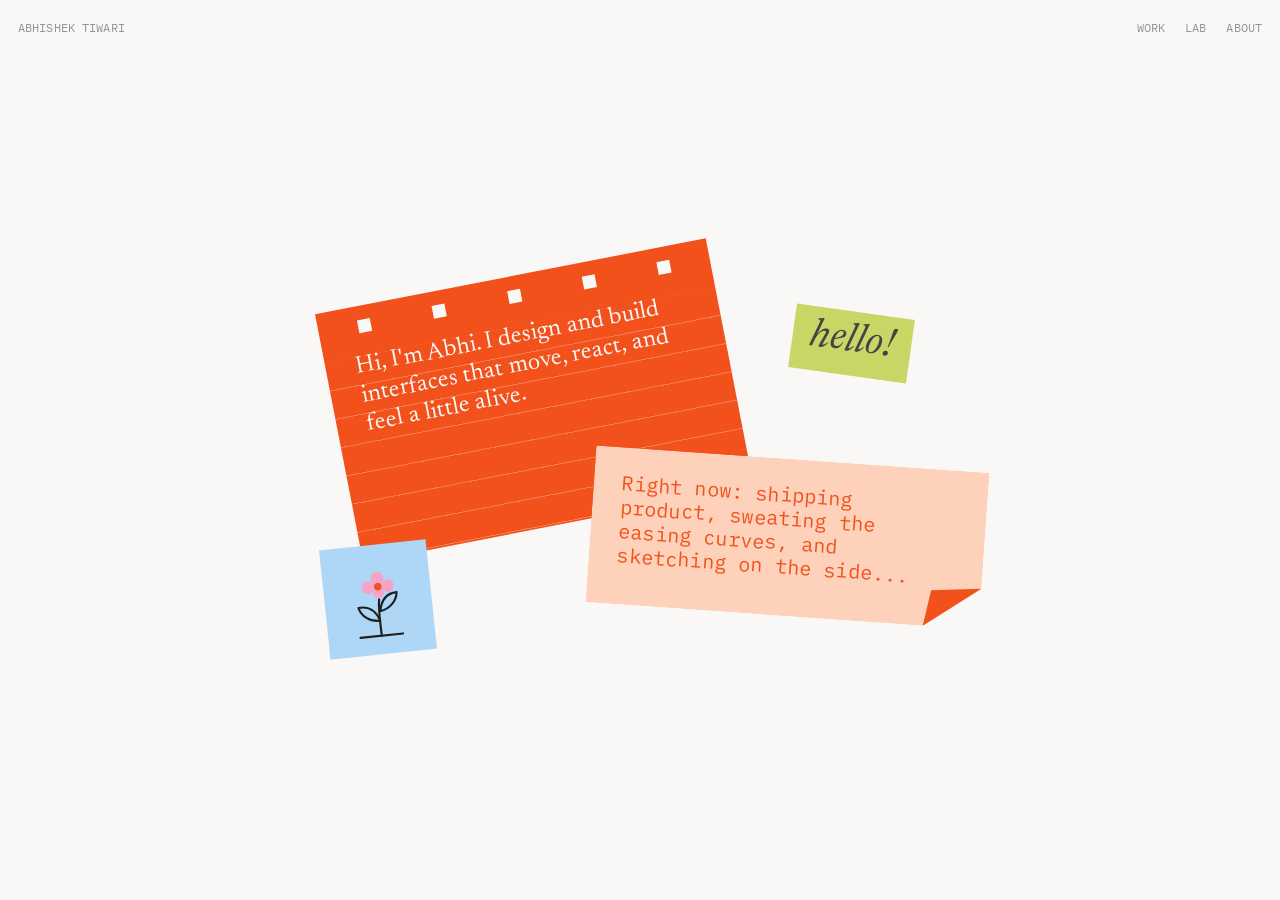
<file: intro.html>
<!doctype html>
<html lang="en">
<head>
  <meta charset="utf-8">
  <meta name="viewport" content="width=device-width, initial-scale=1">
  <title>Intro animation</title>
  <link rel="preconnect" href="https://fonts.googleapis.com">
  <link rel="preconnect" href="https://fonts.gstatic.com" crossorigin>
  <link rel="stylesheet" href="https://fonts.googleapis.com/css2?family=IBM+Plex+Mono&family=Newsreader:ital,opsz@0,72;1,72&display=swap">
  <style>
    :root {
      --paper: #f9f8f6;
      --ink: #1f1f1e;
      --muted: #969696;
      --orange: #f2511b;
      --peach: #fdd1ba;
      --yellow: #f4e48c;
      --green: #c8d665;
      --blue: #add6f7;
      --pink: #f6a3c6;
      --serif: "Newsreader", Georgia, serif;
      --mono: "IBM Plex Mono", ui-monospace, monospace;
      /* Replaced at runtime with a sampled spring curve (see spring() below). */
      --spring: cubic-bezier(.3, 1.3, .5, 1);
      --spring-dur: .45s;
    }

    * { box-sizing: border-box; }
    html, body { margin: 0; background: var(--paper); color: var(--ink); }
    body { font-family: var(--mono); -webkit-font-smoothing: antialiased; }
    body.is-intro { overflow: hidden; }

    /* ---------- Hero (what the intro hands off to) ---------- */

    .hero { position: relative; height: 100vh; height: 100svh; min-height: 520px; }

    .nav {
      position: absolute; top: 0; left: 0; right: 0; z-index: 10;
      display: flex; align-items: center; justify-content: space-between;
      height: 56px; padding: 18px;
      background: var(--paper);
      font: 12px/1.65 var(--mono); letter-spacing: .01em; text-transform: uppercase;
    }
    .nav a { color: var(--muted); text-decoration: none; }
    .nav a:hover { color: var(--ink); }
    .nav nav { display: flex; gap: 20px; }

    .cards { position: absolute; left: 50%; top: 50%; z-index: 9; width: 799px; height: 425px; translate: -50% -50%; }

    .card { position: absolute; transition: transform var(--spring-dur) var(--spring); }
    .card:hover { transform: rotate(var(--tilt)) scale(1.05); }

    .card--note { top: 0; left: 74px; width: 440px; height: 325px; --tilt: -3deg; }
    .note {
      position: absolute; left: 50%; top: 50%; width: 398px; height: 253px;
      translate: -50% -50%; rotate: -11deg;
      padding: 46px 30px 0; margin: 0;
      background: var(--orange); color: var(--paper);
      font: 24px/1.2 var(--serif); letter-spacing: .01em;
    }
    .note::before { /* binder holes */
      --sq: linear-gradient(var(--paper), var(--paper));
      content: ""; position: absolute; top: 14px; left: 40px; right: 40px; height: 13px;
      background: var(--sq) 0 0, var(--sq) 25% 0, var(--sq) 50% 0, var(--sq) 75% 0, var(--sq) 100% 0;
      background-size: 13px 13px; background-repeat: no-repeat;
    }
    .note::after { /* ruled lines, under the text */
      content: ""; position: absolute; inset: 50px 0 0; z-index: -1;
      background: repeating-linear-gradient(transparent 0 27.8px, rgb(255 255 255 / .25) 27.8px 28.8px);
    }

    .card--bubble { right: 47px; bottom: 33px; width: 410px; height: 184px; --tilt: 3deg; }
    .bubble { position: absolute; left: 50%; top: 50%; width: 394px; height: 157px; translate: -50% -50%; rotate: 4deg; }
    .bubble svg { position: absolute; inset: 0; width: 100%; height: 100%; }
    .bubble p {
      position: absolute; left: 28px; right: 28px; top: 46%; translate: 0 -50%; margin: 0;
      color: var(--orange); font: 20px/1.2 var(--mono); letter-spacing: .01em;
    }

    .card--hello { top: 66px; right: 125px; width: 127px; height: 94px; --tilt: 6deg; }
    .sticker {
      position: absolute; left: 50%; top: 8px; translate: -50% 0; rotate: 8deg;
      padding: 8px 18px 12px; background: var(--green); color: #444;
      font: italic 40px/1.1 var(--serif); white-space: nowrap;
    }

    .card--doodle { left: 72px; bottom: -4px; width: 131px; height: 134px; --tilt: -7deg; }
    .doodle { position: absolute; inset: 12px; rotate: -6deg; background: var(--blue); }
    .doodle svg { display: block; width: 100%; height: 100%; }

    /* ---------- Intro ---------- */

    .intro {
      position: fixed; inset: 0; z-index: 20; overflow: hidden; pointer-events: none;
      background: var(--paper); font-family: var(--serif);
      --d: min(26vh, 38vw);
    }
    .intro:not([data-ready]) > * { visibility: hidden; }

    .disc {
      position: absolute; left: 50%; top: 45%;
      width: var(--d); height: var(--d); margin: calc(var(--d) / -2) 0 0 calc(var(--d) / -2);
      border-radius: 50%;
    }
    .scene { position: absolute; inset: 0; }

    .scene--flood { display: grid; place-items: center; background: var(--orange); }
    .solo { font-size: min(80vh, 120vw); line-height: 1; color: var(--paper); }

    .scene--green { background: var(--green); }
    .big {
      position: absolute; top: 50%; left: -.06em; translate: 0 -50%;
      font-size: min(78vh, 58vw); line-height: 1; color: var(--paper); white-space: nowrap;
    }
    .big span { display: inline-block; transform-origin: 0 100%; }

    .scene--blue { display: grid; place-items: center; background: var(--blue); }
    .word { font-size: min(17vh, 20vw); line-height: 1; color: var(--ink); white-space: nowrap; }
    .word span { display: inline-block; position: relative; }
    .word .tittle { position: absolute; left: 0; top: 0; }

    @media (prefers-reduced-motion: reduce) { .intro { display: none; } }
  </style>
  <noscript><style>.intro { display: none; } body.is-intro { overflow: auto; }</style></noscript>
</head>
<body class="is-intro">
  <section class="hero">
    <header class="nav">
      <a href="/">Abhishek Tiwari</a>
      <nav><a href="#work">Work</a><a href="#lab">Lab</a><a href="#about">About</a></nav>
    </header>

    <div class="cards">
      <div class="card card--note">
        <p class="note">Hi, I'm Abhi. I design and build interfaces that move, react, and feel a little alive.</p>
      </div>
      <div class="card card--bubble">
        <div class="bubble">
          <svg viewBox="0 0 394 157" preserveAspectRatio="none" aria-hidden="true">
            <path d="M0 0H394V116L338 157H0Z" fill="var(--peach)"/>
            <path d="M394 116L338 157L344 121Z" fill="var(--orange)"/>
          </svg>
          <p>Right now: shipping product, sweating the easing curves, and sketching on the side...</p>
        </div>
      </div>
      <div class="card card--hello">
        <div class="sticker">hello!</div>
      </div>
      <div class="card card--doodle">
        <div class="doodle">
          <svg viewBox="0 0 100 100" fill="none" stroke="var(--ink)" stroke-width="2" stroke-linecap="round" stroke-linejoin="round" aria-hidden="true">
            <path d="M30 84h40"/>
            <path d="M50 84c0-12-1-22 1-34"/>
            <path d="M50 70c-10 0-17-6-19-14 9-1 16 4 19 14Z"/>
            <path d="M51 61c9-1 16-8 17-16-9 0-15 6-17 16Z"/>
            <g fill="var(--pink)" stroke="none">
              <circle cx="51" cy="30" r="6"/><circle cx="60" cy="38" r="6"/><circle cx="42" cy="38" r="6"/><circle cx="51" cy="44" r="5"/>
            </g>
            <circle cx="51" cy="38" r="3.5" fill="var(--orange)" stroke="none"/>
          </svg>
        </div>
      </div>
    </div>
  </section>

  <div class="intro" aria-hidden="true">
    <div class="disc" style="background: var(--pink)"></div>
    <div class="disc" style="background: var(--blue)"></div>
    <div class="disc" style="background: var(--yellow)"></div>
    <div class="scene scene--flood"><span class="solo"></span></div>
    <div class="scene scene--green"><div class="big"></div></div>
    <div class="scene scene--blue"><div class="word"></div></div>
  </div>

  <script>
    const NAME = 'abhi'; // the word the intro spells out, swap in your own

    // Timeline in seconds, measured frame by frame from the reference intro.
    const T = {
      rise: 0.08,    // a stack of discs rises from below
      flood: 0.44,   // the front disc bursts open, revealing the first letter
      drop: 0.9,     // the first letter falls out of frame
      pan: 1.08,     // cut to green: the remaining letters swing in one by one
      settle: 1.75,  // cut to blue: the whole word zooms out and the i gets its dot
      handoff: 2.35, // the intro slips behind the hero and fades away
    };

    // ?speed=0.25 plays the intro in slow motion; press R to replay it.
    const SPEED = Number(new URLSearchParams(location.search).get('speed')) || 1;

    // A spring described the way Framer does (bounce, duration), sampled into a CSS linear() curve.
    function spring(bounce, duration) {
      if (!CSS.supports('transition-timing-function', 'linear(0, 1)')) {
        return { dur: duration, ease: 'cubic-bezier(.3, 1.3, .5, 1)' };
      }
      const zeta = 1 - bounce;
      const wd = Math.sqrt(1 - zeta * zeta);
      const w0 = Math.log(1000 / wd) / (zeta * duration); // envelope decays to ~0.1% by `duration`
      const pts = [];
      for (let i = 0; i <= 50; i++) {
        const t = (i / 50) * duration;
        const x = 1 - Math.exp(-zeta * w0 * t) * (Math.cos(w0 * wd * t) + (zeta / wd) * Math.sin(w0 * wd * t));
        pts.push(i === 50 ? 1 : +x.toFixed(4));
      }
      return { dur: duration, ease: `linear(${pts.join(', ')})` };
    }

    const soft = spring(0.2, 0.4);    // Framer's default transition, used for the hand-off fade
    const swing = spring(0.45, 0.45); // letters swinging into the green line
    const bob = spring(0.35, 0.35);   // letters bobbing into place on blue
    const hover = spring(0.25, 0.45); // card hover: rotate + scale(1.05)
    document.documentElement.style.setProperty('--spring', hover.ease);
    document.documentElement.style.setProperty('--spring-dur', `${hover.dur}s`);

    const intro = document.querySelector('.intro');
    const discs = [...intro.querySelectorAll('.disc')];
    const flood = intro.querySelector('.scene--flood');
    const solo = intro.querySelector('.solo');
    const green = intro.querySelector('.scene--green');
    const big = intro.querySelector('.big');
    const blue = intro.querySelector('.scene--blue');
    const word = intro.querySelector('.word');

    // Build the letters. A trailing i is drawn dotless so its dot can arrive on its own.
    const glyphs = [...NAME];
    const dotted = glyphs.at(-1) === 'i';
    if (dotted) glyphs[glyphs.length - 1] = 'ı';
    const letter = (c) => Object.assign(document.createElement('span'), { textContent: c });
    solo.textContent = glyphs[0];
    big.append(...glyphs.slice(1).map(letter));
    word.append(...glyphs.map(letter));
    let tittle = null;
    if (dotted) {
      tittle = Object.assign(document.createElement('span'), { className: 'tittle', textContent: 'i' });
      word.lastChild.append(tittle);
    }

    // The dot is a real "i" laid over the dotless one and clipped to everything above the stem,
    // so it matches the font exactly. The cut line comes from the font's own metrics.
    function tittleClip() {
      const ctx = document.createElement('canvas').getContext('2d');
      ctx.font = '100px Newsreader';
      const i = ctx.measureText('i');
      const stem = ctx.measureText('ı');
      if (!i.fontBoundingBoxAscent) return 'inset(0 0 55% 0)';
      const baseline = (100 - i.fontBoundingBoxAscent - i.fontBoundingBoxDescent) / 2 + i.fontBoundingBoxAscent;
      const cut = (baseline - stem.actualBoundingBoxAscent - 1) / 100;
      return `inset(0 0 calc(100% - ${cut}em) 0)`;
    }

    let anims = [];

    function at(t, el, keyframes, { dur = 0.001, ease = 'linear' } = {}) {
      const a = el.animate(keyframes, { delay: t * 1000, duration: dur * 1000, easing: ease, fill: 'both' });
      a.finished.catch(() => {}); // a replay cancels in-flight animations
      anims.push(a);
      return a;
    }
    const show = (t, el) => at(t, el, [{ opacity: 0 }, { opacity: 1 }]);

    function play() {
      anims.forEach((a) => a.cancel());
      anims = [];
      intro.hidden = false;
      document.body.classList.add('is-intro');

      const w = innerWidth;
      const h = innerHeight;
      const d = discs[0].offsetWidth;
      const below = h * 0.55 + d;
      const lift = { dur: 0.39, ease: 'cubic-bezier(.65, 0, .35, 1)' };

      // 1. A stack of discs rises from below. The front (orange) disc is the flood layer itself,
      //    clipped to a circle, so the next step is just growing that circle.
      [...discs, flood].forEach((el, i, all) => {
        const depth = all.length - 1 - i;
        at(T.rise + depth * 0.025, el, [
          { transform: `translateY(${below}px)` },
          { transform: `translateY(${depth * d * 0.09}px)` },
        ], lift);
      });

      // 2. The front disc bursts open to fill the screen, revealing the first letter.
      at(T.flood, flood, [
        { clipPath: `circle(${d / 2}px at 50% 45%)` },
        { clipPath: `circle(${Math.hypot(w, h)}px at 50% 45%)` },
      ], { dur: 0.07, ease: 'cubic-bezier(.5, 0, .75, 0)' });
      show(T.flood, solo);

      // 3. The letter drops out of frame.
      at(T.drop, solo, [{ transform: 'none' }, { transform: `translateY(${h}px)` }],
        { dur: 0.17, ease: 'cubic-bezier(.55, 0, 1, .45)' });

      // 4. Hard cut to green. The rest of the word, huge and cropped, swings in letter by letter.
      show(T.pan, green);
      const step = Math.min(0.17, 0.5 / Math.max(big.children.length, 1));
      [...big.children].forEach((el, i) => {
        const t = T.pan + i * step;
        show(t, el);
        at(t, el, [{ transform: 'translateY(18%) rotate(22deg)' }, { transform: 'none' }], swing);
      });

      // 5. Hard cut to blue. Zoom out to the whole word while the letters bob into line.
      show(T.settle, blue);
      at(T.settle, word, [{ transform: 'scale(1.18)' }, { transform: 'none' }], soft);
      [...word.children].forEach((el, i) => {
        at(T.settle + i * 0.025, el, [{ transform: `translateY(${i % 2 ? 0.2 : -0.2}em)` }, { transform: 'none' }], bob);
      });

      // 6. The i's dot drops in from the top right.
      if (tittle) {
        at(T.settle, tittle, [{ transform: 'translate(1.2em, -1.5em)' }, { transform: 'none' }],
          { dur: 0.24, ease: 'cubic-bezier(.2, .7, .3, 1)' });
      }

      // 7. Hand-off. The intro drops below the hero (the nav and cards are suddenly on top)
      //    and fades out underneath them.
      const handoff = at(T.handoff, intro, [{ zIndex: 20 }, { zIndex: 0 }]);
      const fade = at(T.handoff, intro, [{ opacity: 1 }, { opacity: 0 }], soft);

      anims.forEach((a) => (a.playbackRate = SPEED));
      intro.dataset.ready = '';

      handoff.finished.then(() => document.body.classList.remove('is-intro'), () => {});
      fade.finished.then(() => {
        intro.hidden = true;
        anims.forEach((a) => a.cancel());
        anims = [];
      }, () => {});
    }

    // Scale the card cluster down on small screens.
    const cards = document.querySelector('.cards');
    const fit = () => (cards.style.scale = String(Math.min(1, (innerWidth - 32) / 800, (innerHeight - 96) / 440)));
    fit();
    addEventListener('resize', fit);

    if (matchMedia('(prefers-reduced-motion: reduce)').matches) {
      intro.hidden = true;
      document.body.classList.remove('is-intro');
    } else {
      Promise.race([
        document.fonts.load('100px Newsreader'),
        new Promise((r) => setTimeout(r, 2000)),
      ]).then(() => {
        if (tittle) tittle.style.clipPath = tittleClip();
        play();
      });
      addEventListener('keydown', (e) => {
        if (e.key.toLowerCase() === 'r' && !e.metaKey && !e.ctrlKey) play();
      });
    }
  </script>
</body>
</html>
</file>
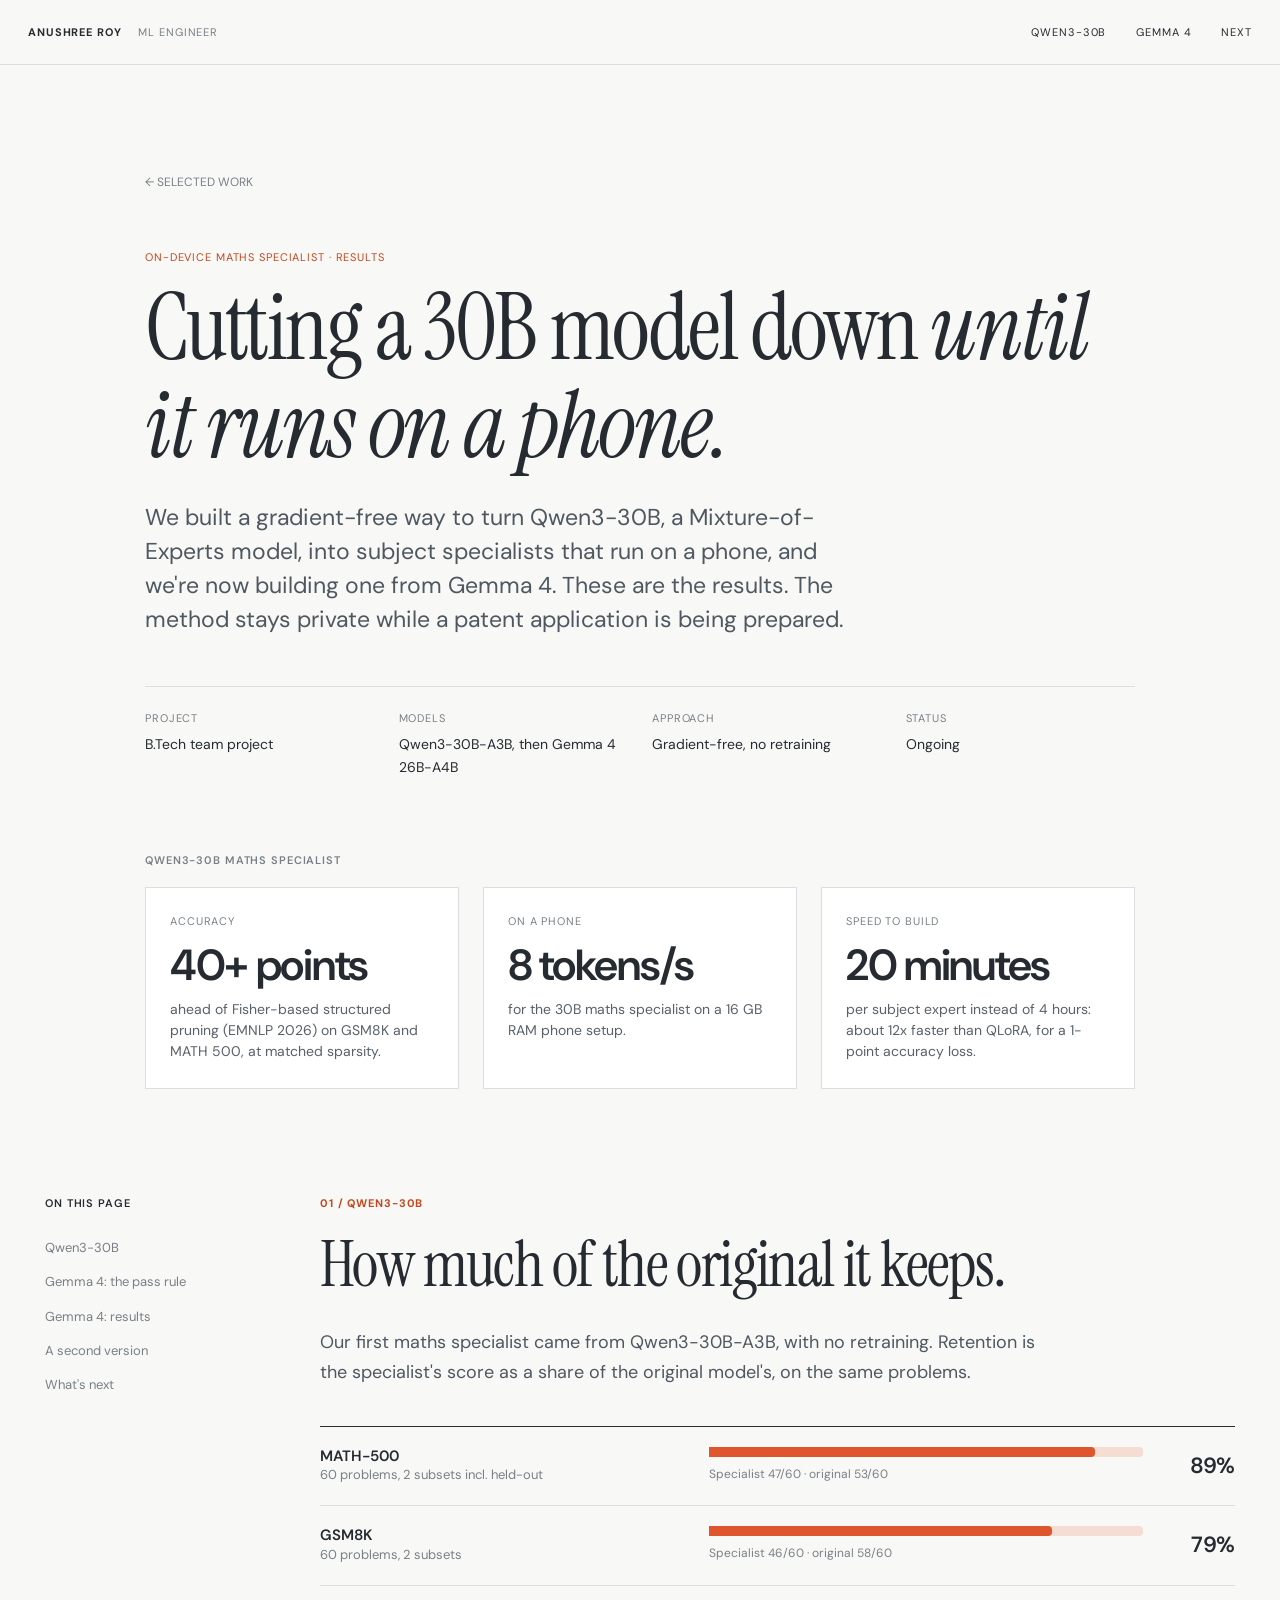
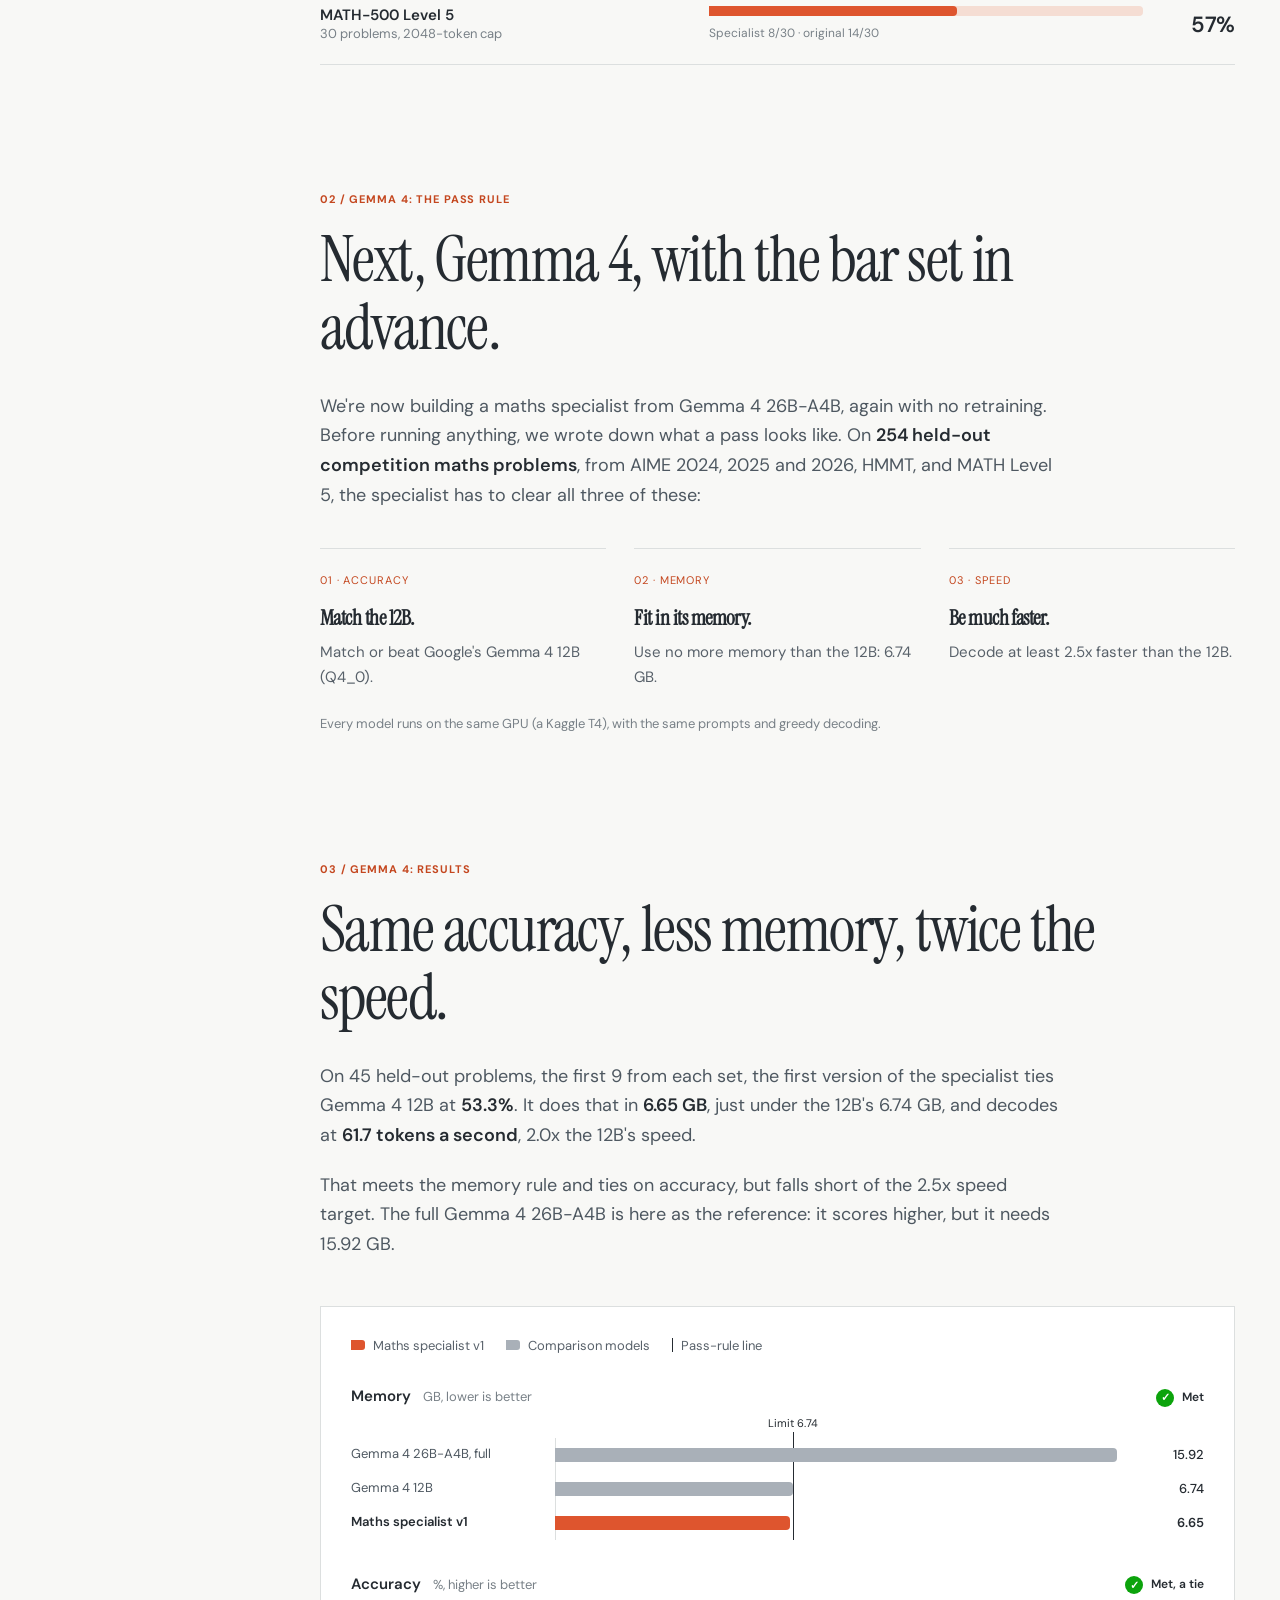
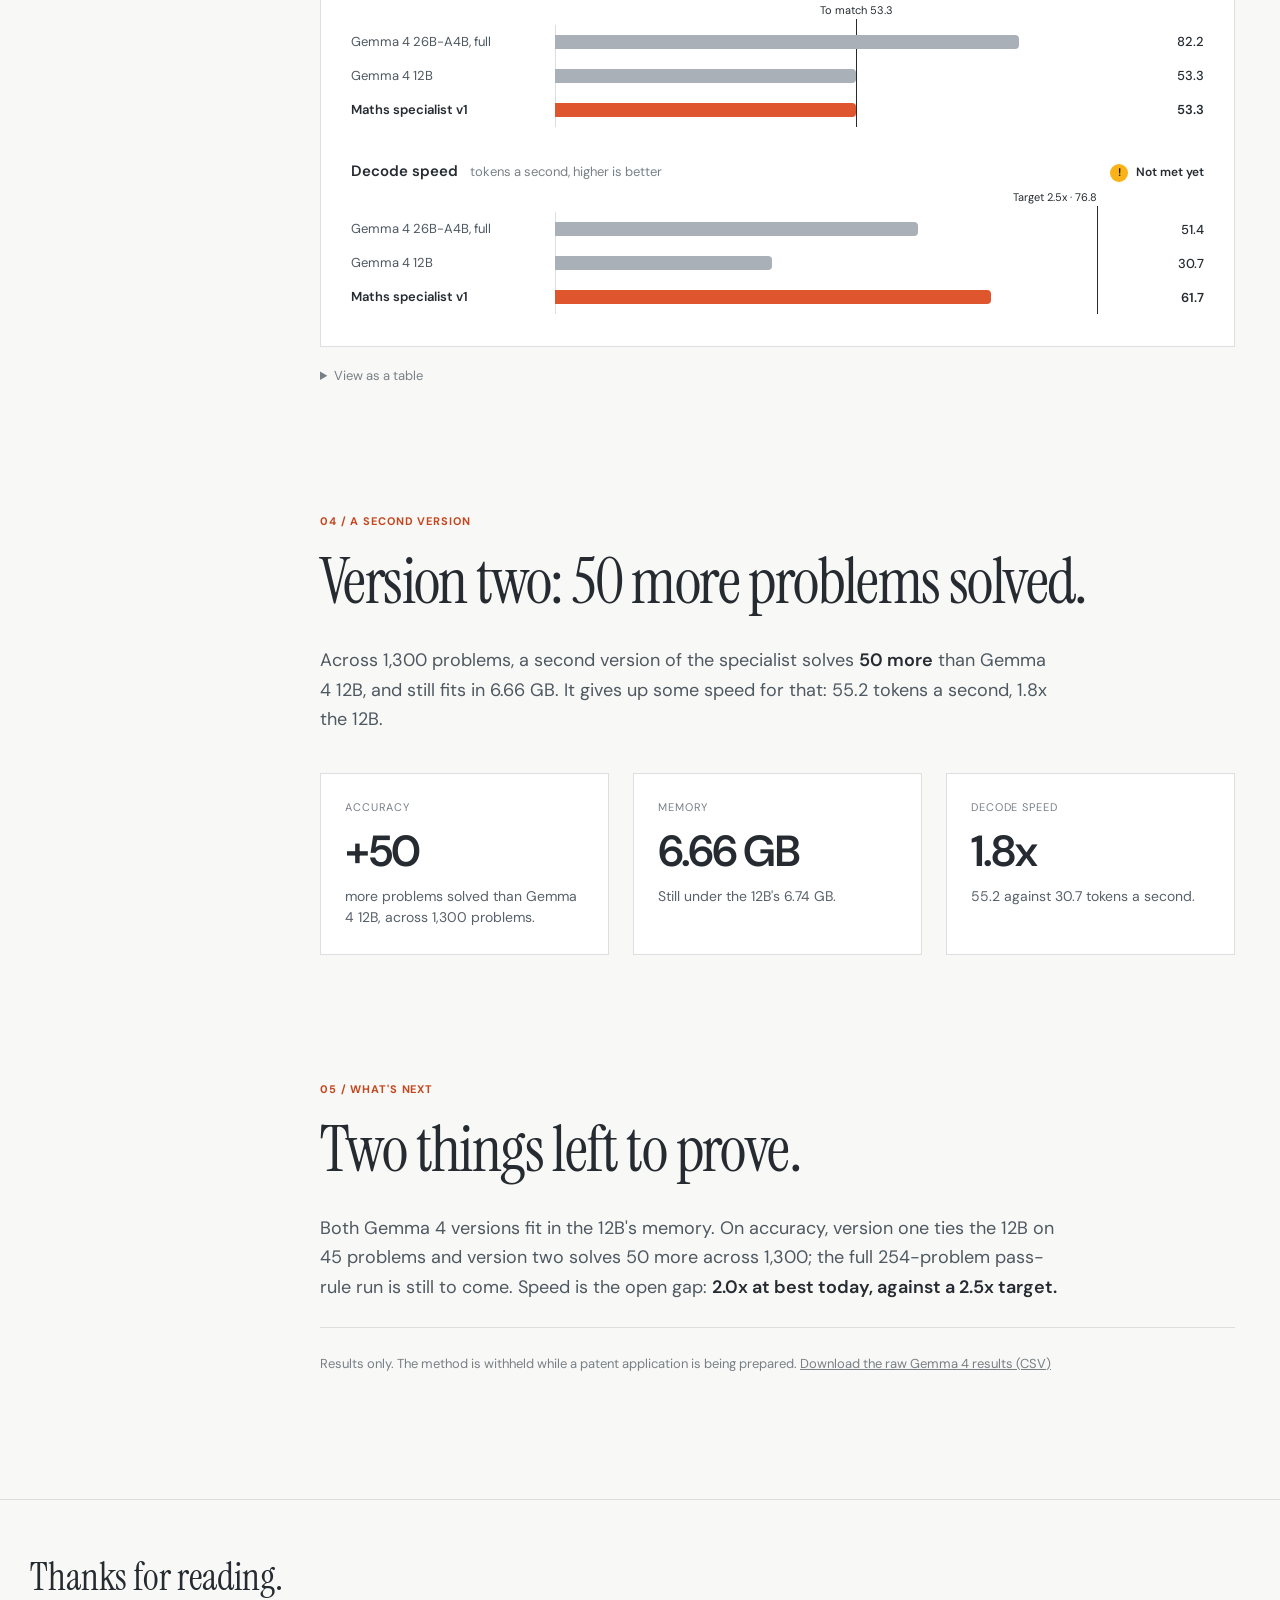
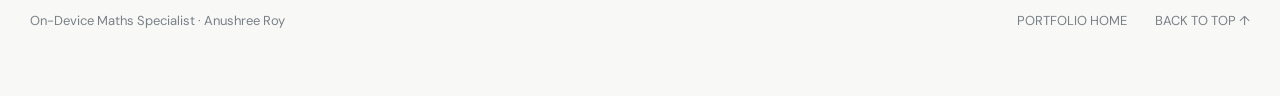
<file: moe.html>
<!doctype html>
<html lang="en">
<head>
<!-- Google Analytics -->
<script async src="https://www.googletagmanager.com/gtag/js?id=G-PLD1SSN89R"></script>
<script>
window.dataLayer = window.dataLayer || [];
function gtag(){dataLayer.push(arguments);}
gtag('js', new Date());
gtag('config', 'G-PLD1SSN89R');
</script>

  <meta charset="utf-8" />
  <meta name="viewport" content="width=device-width, initial-scale=1" />
  <meta name="description" content="Anushree Roy's on-device maths specialist: results for gradient-free Mixture-of-Experts maths models built from Qwen3-30B and Gemma 4." />
  <title>On-Device Maths Specialist — Anushree Roy</title>
  <style>
    @import url('https://fonts.googleapis.com/css2?family=DM+Sans:wght@400;500;600;700&family=Instrument+Serif:ital@0;1&display=swap');
    /* --accent is for text (AA on the page), --mark is the warmer bar colour from the project's cover on the home page. */
    :root{--bg:#f8f8f6;--ink:#252b31;--muted:#788087;--line:#dcdfdf;--accent:#c4471f;--mark:#de552e;--base:#a9b0b8;--soft:#f6ece6;--good:#0ca30c;--warning:#fab219;--width:1050px}
    *{box-sizing:border-box}html{scroll-behavior:smooth}body{margin:0;background:var(--bg);color:var(--ink);font-family:'DM Sans',Arial,sans-serif;font-size:15px;line-height:1.65}
    a{color:inherit}a:hover{color:var(--accent)}
    header{height:65px;display:flex;justify-content:space-between;align-items:center;padding:0 28px;border-bottom:1px solid var(--line);position:sticky;top:0;z-index:30;background:rgba(248,248,246,.94);backdrop-filter:blur(14px)}
    .identity,.toplinks,.eyebrow,.label,.meta dt,.toc,.tile-label,.card .number,.data-table th{font-size:11px;letter-spacing:.08em;text-transform:uppercase}.identity{font-weight:700;text-decoration:none}.identity span{font-weight:400;color:var(--muted);margin-left:13px}.toplinks{display:flex;gap:30px}.toplinks a{text-decoration:none}
    .shell{max-width:1440px;margin:auto}.intro{padding:104px 30px 105px;max-width:var(--width);margin:auto}.back{text-decoration:none;color:var(--muted);font-size:12px}.eyebrow{color:var(--accent);margin:54px 0 14px}h1,h2,h3,.footer b{font-family:'Louize trial','Louize','Louize Display','Instrument Serif',Georgia,serif}h1,h2{font-weight:400;line-height:1.06;letter-spacing:-.025em}h1{font-size:clamp(54px,7.2vw,104px);max-width:950px;margin:0 0 25px}h1 em{font-weight:400}.dek{font-size:clamp(18px,2vw,23px);max-width:710px;line-height:1.48;color:#4e5861;margin:0 0 50px}.meta{display:grid;grid-template-columns:repeat(4,1fr);gap:24px;border-top:1px solid var(--line);padding-top:22px;margin:0}.meta dt{color:var(--muted);margin-bottom:5px}.meta dd{margin:0;font-size:14px}

    /* Stat tiles: the headline numbers in the intro, and each Gemma 4 version against the pass rule. */
    .scoreboard{margin-top:72px}.scoreboard>.label{color:var(--muted);font-weight:600}.tiles{display:grid;grid-template-columns:repeat(3,1fr);gap:24px}.section .tiles{margin:38px 0 0}.tile{background:#fff;border:1px solid var(--line);padding:24px 24px 26px}.tile-label{color:var(--muted);margin:0 0 14px;display:block}.tile-value{display:block;font-weight:600;font-size:clamp(34px,3.4vw,46px);line-height:1;letter-spacing:-.03em}.tile p{margin:12px 0 0;color:#58616a;font-size:14px;line-height:1.5}
    .status{display:inline-flex;align-items:center;gap:8px;font-size:13px;font-weight:600}.status i{width:18px;height:18px;border-radius:50%;display:grid;place-items:center;font-style:normal;font-size:11px;line-height:1;color:#fff;background:var(--good)}.status--warning i{background:var(--warning);color:#0b0b0b}

    .body-grid{display:grid;grid-template-columns:205px minmax(0,1fr);gap:70px;max-width:1250px;padding:0 30px;margin:auto}.toc{position:sticky;top:105px;align-self:start;display:flex;flex-direction:column;gap:13px;color:var(--muted)}.toc strong{color:var(--ink);margin-bottom:11px;font-weight:600}.toc a{text-decoration:none;letter-spacing:0;text-transform:none;font-size:13px}.toc a:hover{color:var(--accent)}.content{min-width:0}.section{padding:0 0 125px;scroll-margin-top:110px}.label{color:var(--accent);font-weight:700;margin:0 0 18px}h2{font-size:clamp(42px,5vw,72px);max-width:800px;margin:0 0 30px}h3{font-size:21px;letter-spacing:-.025em;margin:0 0 12px;line-height:1.3}.prose{font-size:18px;line-height:1.65;max-width:740px;color:#4e5861}.prose p{margin:0 0 20px}.prose p:last-child{margin:0}.prose strong{color:var(--ink);font-weight:600}
    .cards{display:grid;grid-template-columns:repeat(3,1fr);gap:28px;margin:38px 0 0}.card{border-top:1px solid var(--line);padding-top:22px}.card h3{margin-bottom:8px}.card p{color:#58616a;margin:0}.card .number{color:var(--accent);display:block;margin-bottom:15px}
    .small-note{font-size:13px;color:var(--muted);margin:24px 0 0}.rule-top{border-top:1px solid var(--line);padding-top:25px}

    /* Qwen3-30B retention: one meter per benchmark, the fill on a lighter step of the same hue. */
    .retention{margin-top:38px;border-top:1px solid var(--ink)}.ret-row{display:grid;grid-template-columns:minmax(0,1fr) minmax(0,1.2fr) 64px;gap:8px 28px;align-items:center;padding:20px 0;border-bottom:1px solid var(--line)}.ret-row h3{font-family:'DM Sans',Arial,sans-serif;font-size:15px;font-weight:600;letter-spacing:0;margin:0}.ret-row h3+span{display:block;font-size:13px;color:var(--muted);line-height:1.45}
    .ret-meter{height:10px;background:#f5ddd3;border-radius:0 4px 4px 0}.ret-meter i{display:block;height:100%;width:calc(var(--w) * 100%);background:var(--mark);border-radius:0 4px 4px 0}.ret-meter+small{display:block;margin-top:8px;font-size:12px;color:var(--muted);font-variant-numeric:tabular-nums}.ret-pct{font-size:22px;font-weight:600;letter-spacing:-.02em;text-align:right}

    /* Results chart: one small multiple per measure, the specialist in the accent and the others in gray.
       The hairline in each is the pass-rule line, placed at --t of the bar track. */
    .chart{margin:46px 0 0;background:#fff;border:1px solid var(--line);padding:28px 30px 24px}.legend{display:flex;flex-wrap:wrap;gap:8px 22px;font-size:13px;color:#58616a;margin-bottom:30px}.legend span{display:inline-flex;align-items:center;gap:8px}.key{display:inline-block;width:14px;height:10px;border-radius:0 3px 3px 0;background:var(--base)}.key--mark{background:var(--mark)}.key--rule{width:1px;height:14px;border-radius:0;background:var(--ink)}
    .metric{--namew:190px;--valw:70px;--gap:14px;margin-bottom:34px}.metric:last-of-type{margin-bottom:8px}.metric-head{display:flex;align-items:baseline;gap:12px;flex-wrap:wrap;margin-bottom:6px}.metric-head h3{font-family:'DM Sans',Arial,sans-serif;font-size:15px;font-weight:600;letter-spacing:0;margin:0}.metric-head span{font-size:13px;color:var(--muted)}.metric-head .status{margin-left:auto;font-size:12px;color:var(--ink)}
    .rows{position:relative;padding-top:24px}.rows::before{content:'';position:absolute;top:24px;bottom:0;left:calc(var(--namew) + var(--gap));width:1px;background:var(--line)}
    .chart-rule{position:absolute;top:18px;bottom:0;width:1px;background:var(--ink);left:calc(var(--namew) + var(--gap) + (100% - var(--namew) - var(--valw) - 2 * var(--gap)) * var(--t));pointer-events:none}.chart-rule em{position:absolute;top:-18px;left:0;transform:translateX(-50%);white-space:nowrap;font-style:normal;font-size:11px;color:var(--ink)}.chart-rule--end em{transform:translateX(-100%)}
    .row{display:grid;grid-template-columns:var(--namew) 1fr var(--valw);column-gap:var(--gap);align-items:center;min-height:34px;outline:none;transition:opacity .2s ease}.row:focus-visible{box-shadow:0 0 0 2px var(--accent);border-radius:3px}.rows:hover .row:not(:hover),.rows:focus-within .row:not(:focus){opacity:.4}
    .name{font-size:13px;color:#4e5861;line-height:1.3}.track{position:relative;height:14px}.track i{position:absolute;left:0;top:0;bottom:0;width:calc(var(--w) * 100%);background:var(--base);border-radius:0 4px 4px 0}.val{font-size:13px;font-weight:500;font-variant-numeric:tabular-nums;text-align:right}
    .row--focus .name,.row--focus .val{color:var(--ink);font-weight:600}.row--focus .track i{background:var(--mark)}
    .tip{position:fixed;z-index:60;pointer-events:none;background:var(--ink);color:#fff;font-size:12px;line-height:1.4;padding:7px 10px;border-radius:5px;transform:translate(-50%,calc(-100% - 10px));opacity:0;transition:opacity .15s ease;max-width:260px}.tip.on{opacity:1}

    .table-view{margin-top:18px;font-size:13px}.table-view summary{cursor:pointer;color:var(--muted)}.table-view summary:hover{color:var(--accent)}
    .table-wrap{overflow-x:auto;margin-top:30px}.table-view .table-wrap{margin-top:16px}
    .data-table{width:100%;border-collapse:collapse;font-size:14px;min-width:520px}.data-table th{color:var(--muted);font-weight:600;text-align:left;padding:0 12px 12px 0;border-bottom:1px solid var(--ink)}.data-table td{padding:13px 12px 13px 0;border-bottom:1px solid var(--line);vertical-align:top}.data-table .num{text-align:right;font-variant-numeric:tabular-nums;white-space:nowrap}.data-table th.num{text-align:right}.data-table tr.focus td{font-weight:600}.data-table tr.focus td:first-child::before{content:'';display:inline-block;width:8px;height:8px;border-radius:50%;background:var(--mark);margin-right:9px;vertical-align:1px}
    .footer{border-top:1px solid var(--line);padding:55px 30px 65px;max-width:1320px;margin:auto;display:flex;justify-content:space-between;align-items:end;color:var(--muted);font-size:13px}.footer b{display:block;color:var(--ink);font-size:38px;font-weight:400;line-height:1.2;margin-bottom:9px}.footer a{text-decoration:none}.footer-links{display:flex;gap:28px}

    @media(max-width:900px){.body-grid{display:block}.toc{display:none}.intro{padding-top:75px;padding-bottom:85px}.meta{grid-template-columns:repeat(2,1fr)}.tiles{grid-template-columns:1fr}.section{padding-bottom:90px}.cards{grid-template-columns:1fr}}
    @media(max-width:640px){header{padding:0 18px}.identity span{display:none}.toplinks{gap:16px}.intro{padding:36px 20px 64px}.eyebrow{margin-top:34px}h1{font-size:42px;line-height:1.08}.dek{font-size:17px;margin-bottom:36px}.scoreboard{margin-top:52px}.tiles{gap:12px}.tile{padding:18px 20px 20px}.tile-value{font-size:34px}.body-grid{padding:0 20px}.meta{gap:18px}.chart{padding:22px 18px 18px}.metric{--namew:104px;--valw:44px;--gap:10px}.name{font-size:12px}.chart-rule em{font-size:10px}.ret-row{grid-template-columns:minmax(0,1fr) 56px;padding:16px 0}.ret-row>div:nth-child(2){grid-column:1/-1;grid-row:2}.data-table{min-width:0;font-size:13px}.data-table th{font-size:10px;letter-spacing:.06em}.footer{padding:40px 20px;display:block}.footer-links{margin-top:20px}}
    @media(prefers-reduced-motion:reduce){html{scroll-behavior:auto}.row,.tip{transition:none}}
  </style>
</head>
<body>
  <header><a class="identity" href="index.html" aria-label="Anushree Roy, portfolio home">ANUSHREE ROY <span>ML ENGINEER</span></a><nav class="toplinks" aria-label="Primary"><a href="#qwen">QWEN3-30B</a><a href="#pass-rule">GEMMA 4</a><a href="#next">NEXT</a></nav></header>
  <div class="shell">
    <div class="intro">
      <a class="back" href="index.html#work">← SELECTED WORK</a><p class="eyebrow">ON-DEVICE MATHS SPECIALIST · RESULTS</p>
      <h1>Cutting a 30B model down <em>until it runs on a phone.</em></h1>
      <p class="dek">We built a gradient-free way to turn Qwen3-30B, a Mixture-of-Experts model, into subject specialists that run on a phone, and we're now building one from Gemma 4. These are the results. The method stays private while a patent application is being prepared.</p>
      <dl class="meta"><div><dt>Project</dt><dd>B.Tech team project</dd></div><div><dt>Models</dt><dd>Qwen3-30B-A3B, then Gemma 4 26B-A4B</dd></div><div><dt>Approach</dt><dd>Gradient-free, no retraining</dd></div><div><dt>Status</dt><dd>Ongoing</dd></div></dl>

      <section class="scoreboard" aria-labelledby="score-title">
        <p class="label" id="score-title">Qwen3-30B maths specialist</p>
        <div class="tiles">
          <div class="tile"><span class="tile-label">Accuracy</span><span class="tile-value">40+ points</span><p>ahead of Fisher-based structured pruning (EMNLP 2026) on GSM8K and MATH 500, at matched sparsity.</p></div>
          <div class="tile"><span class="tile-label">On a phone</span><span class="tile-value">8 tokens/s</span><p>for the 30B maths specialist on a 16 GB RAM phone setup.</p></div>
          <div class="tile"><span class="tile-label">Speed to build</span><span class="tile-value">20 minutes</span><p>per subject expert instead of 4 hours: about 12x faster than QLoRA, for a 1-point accuracy loss.</p></div>
        </div>
      </section>
    </div>

    <div class="body-grid"><aside class="toc" aria-label="Sections"><strong>ON THIS PAGE</strong><a href="#qwen">Qwen3-30B</a><a href="#pass-rule">Gemma 4: the pass rule</a><a href="#results">Gemma 4: results</a><a href="#second-version">A second version</a><a href="#next">What's next</a></aside><main class="content">
      <section id="qwen" class="section"><p class="label">01 / QWEN3-30B</p><h2>How much of the original it keeps.</h2>
        <div class="prose"><p>Our first maths specialist came from Qwen3-30B-A3B, with no retraining. Retention is the specialist's score as a share of the original model's, on the same problems.</p></div>
        <div class="retention">
          <div class="ret-row"><div><h3>MATH-500</h3><span>60 problems, 2 subsets incl. held-out</span></div><div><div class="ret-meter"><i style="--w:.89"></i></div><small>Specialist 47/60 · original 53/60</small></div><span class="ret-pct">89%</span></div>
          <div class="ret-row"><div><h3>GSM8K</h3><span>60 problems, 2 subsets</span></div><div><div class="ret-meter"><i style="--w:.79"></i></div><small>Specialist 46/60 · original 58/60</small></div><span class="ret-pct">79%</span></div>
          <div class="ret-row"><div><h3>MATH-500 Level 5</h3><span>30 problems, 2048-token cap</span></div><div><div class="ret-meter"><i style="--w:.57"></i></div><small>Specialist 8/30 · original 14/30</small></div><span class="ret-pct">57%</span></div>
        </div>
      </section>

      <section id="pass-rule" class="section"><p class="label">02 / GEMMA 4: THE PASS RULE</p><h2>Next, Gemma 4, with the bar set in advance.</h2>
        <div class="prose"><p>We're now building a maths specialist from Gemma 4 26B-A4B, again with no retraining. Before running anything, we wrote down what a pass looks like. On <strong>254 held-out competition maths problems</strong>, from AIME 2024, 2025 and 2026, HMMT, and MATH Level 5, the specialist has to clear all three of these:</p></div>
        <div class="cards">
          <div class="card"><span class="number">01 · ACCURACY</span><h3>Match the 12B.</h3><p>Match or beat Google's Gemma 4 12B (Q4_0).</p></div>
          <div class="card"><span class="number">02 · MEMORY</span><h3>Fit in its memory.</h3><p>Use no more memory than the 12B: 6.74 GB.</p></div>
          <div class="card"><span class="number">03 · SPEED</span><h3>Be much faster.</h3><p>Decode at least 2.5x faster than the 12B.</p></div>
        </div>
        <p class="small-note">Every model runs on the same GPU (a Kaggle T4), with the same prompts and greedy decoding.</p>
      </section>

      <section id="results" class="section"><p class="label">03 / GEMMA 4: RESULTS</p><h2>Same accuracy, less memory, twice the speed.</h2>
        <div class="prose"><p>On 45 held-out problems, the first 9 from each set, the first version of the specialist ties Gemma 4 12B at <strong>53.3%</strong>. It does that in <strong>6.65 GB</strong>, just under the 12B's 6.74 GB, and decodes at <strong>61.7 tokens a second</strong>, 2.0x the 12B's speed.</p><p>That meets the memory rule and ties on accuracy, but falls short of the 2.5x speed target. The full Gemma 4 26B-A4B is here as the reference: it scores higher, but it needs 15.92 GB.</p></div>

        <figure class="chart" aria-label="Memory, accuracy and decode speed for Gemma 4 26B-A4B full, Gemma 4 12B and maths specialist v1, on 45 held-out problems, each against its pass-rule line">
          <div class="legend" aria-hidden="true"><span><i class="key key--mark"></i>Maths specialist v1</span><span><i class="key"></i>Comparison models</span><span><i class="key key--rule"></i>Pass-rule line</span></div>

          <div class="metric" style="--t:.42125">
            <div class="metric-head"><h3>Memory</h3><span>GB, lower is better</span><span class="status"><i aria-hidden="true">✓</i>Met</span></div>
            <div class="rows">
              <span class="chart-rule" aria-hidden="true"><em>Limit 6.74</em></span>
              <div class="row" tabindex="0" data-tip="Gemma 4 26B-A4B, full · 15.92 GB · over the limit"><span class="name">Gemma 4 26B-A4B, full</span><span class="track"><i style="--w:.995"></i></span><b class="val">15.92</b></div>
              <div class="row" tabindex="0" data-tip="Gemma 4 12B · 6.74 GB · sets the limit"><span class="name">Gemma 4 12B</span><span class="track"><i style="--w:.42125"></i></span><b class="val">6.74</b></div>
              <div class="row row--focus" tabindex="0" data-tip="Maths specialist v1 · 6.65 GB · 0.09 GB under the limit"><span class="name">Maths specialist v1</span><span class="track"><i style="--w:.415625"></i></span><b class="val">6.65</b></div>
            </div>
          </div>

          <div class="metric" style="--t:.533">
            <div class="metric-head"><h3>Accuracy</h3><span>%, higher is better</span><span class="status"><i aria-hidden="true">✓</i>Met, a tie</span></div>
            <div class="rows">
              <span class="chart-rule" aria-hidden="true"><em>To match 53.3</em></span>
              <div class="row" tabindex="0" data-tip="Gemma 4 26B-A4B, full · 82.2% · the reference"><span class="name">Gemma 4 26B-A4B, full</span><span class="track"><i style="--w:.822"></i></span><b class="val">82.2</b></div>
              <div class="row" tabindex="0" data-tip="Gemma 4 12B · 53.3% · the score to match"><span class="name">Gemma 4 12B</span><span class="track"><i style="--w:.533"></i></span><b class="val">53.3</b></div>
              <div class="row row--focus" tabindex="0" data-tip="Maths specialist v1 · 53.3% · ties the 12B"><span class="name">Maths specialist v1</span><span class="track"><i style="--w:.533"></i></span><b class="val">53.3</b></div>
            </div>
          </div>

          <div class="metric" style="--t:.959375">
            <div class="metric-head"><h3>Decode speed</h3><span>tokens a second, higher is better</span><span class="status status--warning"><i aria-hidden="true">!</i>Not met yet</span></div>
            <div class="rows">
              <span class="chart-rule chart-rule--end" aria-hidden="true"><em>Target 2.5x · 76.8</em></span>
              <div class="row" tabindex="0" data-tip="Gemma 4 26B-A4B, full · 51.4 tok/s · 1.7x the 12B"><span class="name">Gemma 4 26B-A4B, full</span><span class="track"><i style="--w:.6425"></i></span><b class="val">51.4</b></div>
              <div class="row" tabindex="0" data-tip="Gemma 4 12B · 30.7 tok/s · the baseline"><span class="name">Gemma 4 12B</span><span class="track"><i style="--w:.38375"></i></span><b class="val">30.7</b></div>
              <div class="row row--focus" tabindex="0" data-tip="Maths specialist v1 · 61.7 tok/s · 2.0x the 12B"><span class="name">Maths specialist v1</span><span class="track"><i style="--w:.77125"></i></span><b class="val">61.7</b></div>
            </div>
          </div>
        </figure>

        <details class="table-view"><summary>View as a table</summary>
          <div class="table-wrap"><table class="data-table">
            <thead><tr><th>Model</th><th class="num">Memory</th><th class="num">Accuracy</th><th class="num">Decode speed</th></tr></thead>
            <tbody>
              <tr><td>Gemma 4 26B-A4B, full (reference)</td><td class="num">15.92 GB</td><td class="num">82.2%</td><td class="num">51.4 tok/s</td></tr>
              <tr><td>Gemma 4 12B, Q4_0 (baseline to beat)</td><td class="num">6.74 GB</td><td class="num">53.3%</td><td class="num">30.7 tok/s</td></tr>
              <tr class="focus"><td>Maths specialist v1</td><td class="num">6.65 GB</td><td class="num">53.3%</td><td class="num">61.7 tok/s</td></tr>
            </tbody>
          </table></div>
        </details>
      </section>

      <section id="second-version" class="section"><p class="label">04 / A SECOND VERSION</p><h2>Version two: 50 more problems solved.</h2>
        <div class="prose"><p>Across 1,300 problems, a second version of the specialist solves <strong>50 more</strong> than Gemma 4 12B, and still fits in 6.66 GB. It gives up some speed for that: 55.2 tokens a second, 1.8x the 12B.</p></div>
        <div class="tiles">
          <div class="tile"><span class="tile-label">Accuracy</span><span class="tile-value">+50</span><p>more problems solved than Gemma 4 12B, across 1,300 problems.</p></div>
          <div class="tile"><span class="tile-label">Memory</span><span class="tile-value">6.66 GB</span><p>Still under the 12B's 6.74 GB.</p></div>
          <div class="tile"><span class="tile-label">Decode speed</span><span class="tile-value">1.8x</span><p>55.2 against 30.7 tokens a second.</p></div>
        </div>
      </section>

      <section id="next" class="section"><p class="label">05 / WHAT'S NEXT</p><h2>Two things left to prove.</h2>
        <div class="prose"><p>Both Gemma 4 versions fit in the 12B's memory. On accuracy, version one ties the 12B on 45 problems and version two solves 50 more across 1,300; the full 254-problem pass-rule run is still to come. Speed is the open gap: <strong>2.0x at best today, against a 2.5x target.</strong></p></div>
        <p class="small-note rule-top">Results only. The method is withheld while a patent application is being prepared. <a href="assets/moe-results.csv" download>Download the raw Gemma 4 results (CSV)</a></p>
      </section>
    </main></div>
    <footer class="footer"><div><b>Thanks for reading.</b>On-Device Maths Specialist · Anushree Roy</div><div class="footer-links"><a href="index.html">PORTFOLIO HOME</a><a href="#top" onclick="window.scrollTo({top:0,behavior:'smooth'});return false">BACK TO TOP ↑</a></div></footer>
  </div>
  <div class="tip" aria-hidden="true"></div>
  <script>
  (()=>{
   // One shared tooltip for the chart rows, on hover and keyboard focus. Every value is also labelled and in the table.
   const tip=document.querySelector('.tip');
   function show(row){const bar=row.querySelector('.track i').getBoundingClientRect(),half=Math.min(130,innerWidth/2-8);tip.textContent=row.dataset.tip;tip.style.left=Math.max(half,Math.min(innerWidth-half,bar.right))+'px';tip.style.top=bar.top+'px';tip.classList.add('on')}
   const hide=()=>tip.classList.remove('on');
   document.querySelectorAll('.row[data-tip]').forEach(row=>{row.addEventListener('mouseenter',()=>show(row));row.addEventListener('focus',()=>show(row));row.addEventListener('mouseleave',hide);row.addEventListener('blur',hide)});
   addEventListener('scroll',hide,{passive:true});
  })();
  </script>
</body>
</html>
</file>
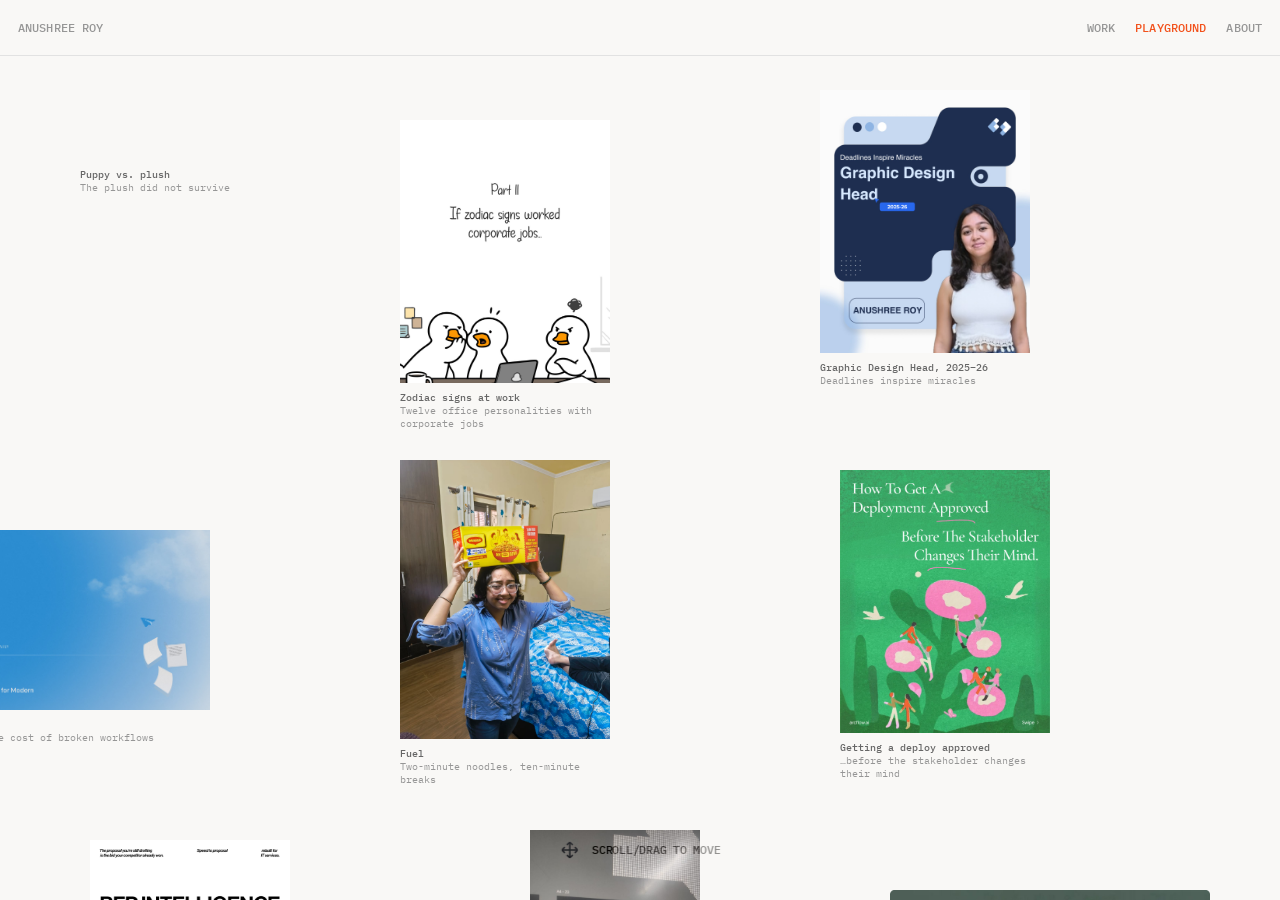
<file: playground.html>
<!doctype html>
<html lang="en">
<head>
  <!-- Google Analytics -->
  <script async src="https://www.googletagmanager.com/gtag/js?id=G-PLD1SSN89R"></script>
  <script>
    window.dataLayer = window.dataLayer || [];
    function gtag(){dataLayer.push(arguments);}
    gtag('js', new Date());
    gtag('config', 'G-PLD1SSN89R');
  </script>

  <meta charset="utf-8">
  <meta name="viewport" content="width=device-width, initial-scale=1">
  <title>Playground — Anushree Roy</title>
  <meta name="description" content="Snippets from Anushree Roy's side quests: merch, decks, posts, paper, and a very good dog.">
  <link rel="icon" type="image/svg+xml" href="data:image/svg+xml,%3Csvg xmlns='http://www.w3.org/2000/svg' viewBox='0 0 40 40'%3E%3Crect width='40' height='40' rx='9' fill='%2335414f'/%3E%3Ctext x='20' y='28' text-anchor='middle' font-family='Georgia' font-size='27' fill='white'%3Ea%3C/text%3E%3C/svg%3E">
  <link rel="preconnect" href="https://fonts.googleapis.com">
  <link rel="preconnect" href="https://fonts.gstatic.com" crossorigin>
  <link rel="stylesheet" href="https://fonts.googleapis.com/css2?family=Figtree:wght@300&family=IBM+Plex+Mono:wght@400;500&family=Newsreader:opsz,wght@6..72,300&display=swap">
  <link rel="stylesheet" href="playground.css">
</head>
<body>
  <header class="site-header">
    <a class="nav-link" href="./">Anushree Roy</a>
    <nav class="site-nav" aria-label="Primary">
      <a class="nav-link" href="./#work">Work</a>
      <a class="nav-link" href="./playground.html" aria-current="page">Playground</a>
      <a class="nav-link" href="./about.html">About</a>
    </nav>
  </header>

  <main>
    <!-- Desktop / tablet: infinite draggable canvas -->
    <section class="pg-stage" aria-label="Playground canvas">
      <div class="pg-canvas" id="pg-canvas"></div>
      <div class="pg-hint" aria-hidden="true">
        <svg viewBox="0 0 20 20" fill="none" stroke-width="1.5" stroke-linecap="round" stroke-linejoin="round">
          <path d="M7.5 4.583 9.117 2.967a1.25 1.25 0 0 1 1.766 0L12.5 4.583M4.583 7.5 2.967 9.117a1.25 1.25 0 0 0 0 1.766L4.583 12.5M15.417 7.5l1.616 1.617a1.25 1.25 0 0 1 0 1.766L15.417 12.5M12.5 15.417l-1.617 1.616a1.25 1.25 0 0 1-1.766 0L7.5 15.417M10 3.333v13.334M3.333 10h13.334"/>
        </svg>
        <span>SCROLL/DRAG TO MOVE</span>
      </div>
    </section>

    <!-- Phone: intro + stacked list -->
    <section class="pg-mobile">
      <div class="pg-intro">
        <h1>Some snippets from my many side quests</h1>
        <p>Merch, decks, posts, paper, and a very good dog. Drag around on a bigger screen.</p>
      </div>
      <div class="pg-list" id="pg-list"></div>
    </section>
  </main>

  <div class="pg-cursor" aria-hidden="true"></div>

  <script src="playground-data.js"></script>
  <script src="playground.js"></script>
</body>
</html>
</file>
<file: about.css>
/* About page: bio and CV rows beside a photo grid, rebuilt from emmiwu.com/about.
   Also declares the tokens footer.css expects (same values as hero.css). */

:root {
  --bg: #F9F8F6;
  --orange: #F2511B;
  --lime: #C8D665;
  --sky: #ADD6F7;
  --pink: #FD6B94;
  --ink: #666;
  --muted: #969696;
  --rule: #E3E3E3;
  --paper: #F9F8F6;

  /* "Self Modern" is the original (commercial) face; Fraunces is the free stand-in. */
  --font-serif: "Self Modern", "Fraunces", Georgia, serif;
  --font-sans: "Figtree", system-ui, sans-serif;
  --font-mono: "IBM Plex Mono", ui-monospace, monospace;
  --font-ascii: "Kode Mono", ui-monospace, monospace;

  --ease-pop: cubic-bezier(0.34, 1.2, 0.64, 1);
  /* Framer spring { bounce: 0.2, duration: 0.6 }, sampled the same way as hero.js. */
  --spring-appear: linear(0, 0.0207, 0.0737, 0.1476, 0.2333, 0.324, 0.4147, 0.5019, 0.5831, 0.657, 0.7228, 0.7802, 0.8295, 0.8711, 0.9056, 0.9337, 0.9562, 0.9739, 0.9874, 0.9975, 1.0047, 1.0097, 1.0128, 1.0145, 1.0151, 1.015, 1.0143, 1.0133, 1.012, 1.0106, 1.0093, 1.0079, 1.0067, 1.0055, 1.0045, 1.0036, 1.0028, 1.0021, 1.0016, 1.0011, 1);
}

*,
*::before,
*::after {
  box-sizing: border-box;
}

html,
body {
  margin: 0;
  background: var(--bg);
  -webkit-font-smoothing: antialiased;
}

/* Nav: sticks to the top on this page (the hero's nav is absolute instead) */

.nav {
  position: sticky;
  top: 0;
  z-index: 10;
  display: flex;
  align-items: center;
  justify-content: space-between;
  height: 56px;
  padding: 18px;
  background: var(--bg);
  border-bottom: 1px solid var(--rule);
}

.nav__links {
  display: flex;
  gap: 20px;
}

.nav__link {
  font: 500 12px/1.65 var(--font-mono);
  letter-spacing: 0.01em;
  text-transform: uppercase;
  text-decoration: none;
  color: var(--muted);
  transition: color 0.2s ease-out;
}

.nav__link:hover {
  color: var(--ink);
}

.nav__link[aria-current="page"] {
  color: var(--orange);
}

/* Layout: a text column of about a third, photos take the rest and stay in view while the text scrolls */

.about {
  display: flex;
  align-items: flex-start;
  gap: 56px;
  width: 100%;
  max-width: 1700px;
  margin: 0 auto;
  padding: 48px 32px 96px;
}

.about__text {
  display: flex;
  flex: none;
  flex-direction: column;
  gap: 48px;
  width: min(36%, 540px);
}

.about__intro {
  display: flex;
  flex-direction: column;
  gap: 20px;
}

.about__title,
.about__heading {
  margin: 0;
  font-weight: 300;
  font-family: var(--font-serif);
  /* Pushes Fraunces toward Self Modern: lighter, higher contrast, softened terminals. */
  font-variation-settings: "opsz" 60, "SOFT" 50, "WONK" 0;
  letter-spacing: 0.01em;
  color: var(--ink);
}

.about__title {
  font-size: 32px;
  line-height: 1.2;
}

.about__heading {
  font-size: 19px;
  line-height: 1.4;
}

.about__bio,
.about__row {
  font: 300 16px/1.65 var(--font-sans);
  letter-spacing: 0.01em;
  color: var(--muted);
}

.about__bio {
  color: var(--ink);
}

.about__bio p,
.about__bio ul {
  margin: 0;
}

/* An empty line between paragraphs; a list stays close to its lead-in. */
.about__bio > * + p {
  margin-top: 1.4em;
}

.about__bio p + ul {
  margin-top: 0.5em;
}

.about__bio ul {
  padding: 0;
  list-style: none;
}

.about__bio li {
  position: relative;
  padding-left: 1.276em;
}

.about__bio li + li {
  margin-top: 0.3em;
}

.about__bio li::before {
  content: "•";
  position: absolute;
  left: 0;
}

.about__bio a {
  color: inherit;
  text-decoration: underline 1px;
  text-underline-offset: 2px;
}

.about__bio a:hover,
.about__bio a:focus-visible {
  color: var(--orange);
}

/* CV rows: "Org / role" on the left, years on the right, a hairline under each */

.about__section {
  display: flex;
  flex-direction: column;
  gap: 14px;
}

.about__list {
  display: flex;
  flex-direction: column;
  gap: 12px;
  margin: 0;
  /* The original's dividers are 4px boxes with the hairline near the top; the 1px keeps its total height. */
  padding: 0 0 1px;
  list-style: none;
}

.about__row {
  display: flex;
  align-items: flex-start;
  justify-content: space-between;
  gap: 16px;
  padding-bottom: 12px;
  font-size: 15px;
  line-height: 1.4;
  border-bottom: 1px solid var(--rule);
}

.about__org {
  color: var(--ink);
}

.about__year {
  flex: none;
  padding-top: 2px;
  font: 300 13px/1.4 var(--font-mono);
  letter-spacing: 0.01em;
}

.about__short {
  display: none;
}

/* Photos: portrait spans both rows. Each image is a 3:4 box centred in its frame,
   so short frames crop the middle of the photo rather than refitting it. */

.about__photos {
  position: sticky;
  top: 80px;
  display: grid;
  flex: 1 1 0;
  grid-template-columns: repeat(2, minmax(50px, 1fr));
  grid-template-rows: repeat(2, minmax(0, 1fr));
  gap: 16px;
  min-width: 0;
  height: clamp(560px, calc(100vh - 112px), 860px);
}

.about__photo {
  display: flex;
  align-items: center;
  justify-content: center;
  overflow: hidden;
  border-radius: 2px;
  background: var(--ink);
}

.about__photo--main {
  grid-row: span 2;
}

.about__photo img {
  display: block;
  flex: none;
  width: 100%;
  min-height: 100%;
  aspect-ratio: 3 / 4;
  object-fit: cover;
  /* Set --focus inline to keep a subject in view when the photo is taller than its 3:4 box. */
  object-position: var(--focus, 50% 50%);
}

@media (prefers-reduced-motion: no-preference) {
  .about__photos {
    animation: about-appear 0.6s var(--spring-appear) 0.2s backwards;
  }
}

@keyframes about-appear {
  from {
    opacity: 0;
    transform: translateY(20px);
  }
}

/* Custom cursor (created by about.js) */

.cursor {
  position: fixed;
  top: 0;
  left: 0;
  z-index: 1000;
  width: 18px;
  height: 18px;
  border-radius: 50%;
  background: var(--orange);
  pointer-events: none;
  opacity: 0;
  transition: opacity 0.2s;
}

html.has-cursor,
html.has-cursor * {
  cursor: none !important;
}

/* Short names below 1400px. The original switches at 1200px, but these names run longer. */

@media (max-width: 1399.98px) {
  .about__long { display: none; }
  .about__short { display: inline; }
}

/* Tablet: portrait goes full width on top, the other two sit below it.
   The original also locks the grid to an aspect ratio, which leaves a gap under the photos; that is dropped here. */

@media (min-width: 810px) and (max-width: 1199.98px) {
  .about { gap: 36px; padding: 40px 24px 80px; }
  .about__text { width: 44%; gap: 40px; }
  .about__row { align-items: center; }
  .about__photos { position: static; height: auto; grid-template-rows: repeat(4, 200px); }
  .about__photo { grid-row: span 2; }
  .about__photo--main { grid-column: span 2; }
}

/* Mobile: one photo on top, text below */

@media (max-width: 809.98px) {
  .about { flex-direction: column; align-items: stretch; gap: 0; padding: 0 0 64px; }
  .about__text { order: 1; width: 100%; gap: 40px; padding: 28px 20px 0; }
  .about__title { font-size: 28px; }
  .about__bio { font-size: 15px; }
  .about__photos { position: static; display: flex; flex: none; height: 340px; padding: 20px 20px 0; }
  .about__photo--main { flex: 1 1 0; }
  .about__photo:not(.about__photo--main) { display: none; }
}
</file>
<file: footer.css>
/* Footer: quote and links above an ASCII garden that grows when watered.
   Relies on the tokens and fonts declared in hero.css. */

.footer {
  --footer-bg: #191918;
  --footer-rule: #363635;
  --footer-label: #EAE8E3;
  --footer-link: #666;
  --footer-link-hover: #BAB8AF;
  --moss: #B2BF5A;
  --magenta: #E20074;
  --butter: #F7FEBC;

  position: relative;
  display: flex;
  flex-direction: column;
  align-items: center;
  overflow: hidden;
  border-radius: 2px;
  background: var(--footer-bg);
}

.footer__top {
  display: flex;
  gap: 36px;
  width: 100%;
  padding: 72px 36px 0;
  border-top: 1px solid var(--footer-rule);
}

.footer__intro {
  display: flex;
  flex: none;
  flex-direction: column;
  gap: 12px;
  width: 546px;
}

.footer__quote {
  width: 302px;
  margin: 0;
  font: italic 300 24px/1.2 var(--font-serif);
  font-variation-settings: "SOFT" 100, "WONK" 0;
  letter-spacing: 0.01em;
  color: var(--paper);
}

.footer__label,
.footer__link {
  margin: 0;
  font: 500 12px/1.65 var(--font-mono);
  letter-spacing: 0.01em;
  text-transform: uppercase;
}

.footer__label {
  color: var(--footer-label);
}

.footer__links {
  position: relative;
  z-index: 10;
  display: flex;
  flex: none;
  gap: 10px;
  width: 546px;
}

.footer__col {
  display: flex;
  flex: 1 1 0;
  flex-direction: column;
  align-items: flex-start;
  gap: 12px;
}

.footer__link {
  color: var(--footer-link);
  text-decoration: none;
  transition: color 0.2s ease-out;
}

.footer__link:hover,
.footer__link:focus-visible {
  color: var(--footer-link-hover);
}

/* Garden: plants are placed by % inside a fixed-ratio box, so the layout scales with width */

.garden {
  position: relative;
  z-index: 9;
  width: 91%;
  aspect-ratio: 2.45928;
  overflow: clip;
  font: 700 12px/14px var(--font-ascii);
}

.garden__plant {
  position: absolute;
  display: flex;
  flex-direction: column;
  justify-content: flex-end;
  width: calc(var(--cols) * 1ch);
  height: calc(var(--rows) * 14px);
  margin: 0;
  padding: 0;
  border: 0;
  font: inherit;
  text-align: left;
  white-space: pre;
  color: inherit;
  background: none;
}

.garden__plant:focus-visible {
  outline: 1px dashed var(--footer-link-hover);
  outline-offset: 2px;
}

.garden__line {
  display: block;
}

.garden__line--leaf {
  transition: color 0.6s ease-out 0.15s;
}

/* Watering-can cursor: stands in for the orange dot while the pointer is over the footer */

.footer.has-can,
.footer.has-can * {
  cursor: none;
}

.can-cursor {
  position: fixed;
  top: 0;
  left: 0;
  z-index: 1000;
  pointer-events: none;
  visibility: hidden;
}

.cursor-can .can-cursor {
  visibility: visible;
}

.cursor-can .cursor {
  visibility: hidden;
}

.can-cursor__body {
  display: flex;
  flex-direction: column;
  align-items: center;
  gap: 10px;
  width: 44px;
  transform: translate(-50%, -50%);
}

.can-cursor__can {
  display: block;
  width: 39px;
  height: 30px;
  transition: rotate 0.18s var(--ease-pop);
}

.can-cursor__drops {
  align-self: stretch;
  height: 42px;
  font: 700 12px/14px var(--font-ascii);
  white-space: pre;
  color: var(--sky);
}

.can-cursor__drops span {
  display: block;
  height: 14px;
}

/* Tablet: quote column shrinks to fit, links take the rest */

@media (min-width: 810px) and (max-width: 1099.98px) {
  .footer__intro { width: min-content; }
  .footer__links { flex: 1 1 0; width: auto; }
}

/* Mobile: text stacks, garden turns portrait (footer.js swaps in a matching layout) */

@media (max-width: 809.98px) {
  .footer__top { flex-direction: column; }
  .footer__intro,
  .footer__links { width: 100%; }
  .garden { width: 94%; aspect-ratio: 353 / 528; }
}
</file>
<file: playground.css>
:root {
  --bg: #f9f8f6;
  --ink: #666;
  --ink-muted: #969696;
  --accent: #f2511b;
  --rule: #e2e2e2;

  --mono: "IBM Plex Mono", ui-monospace, monospace;
  /* The original uses "Self Modern" (commercial); Newsreader is a free stand-in. */
  --serif: "Newsreader", Georgia, serif;
  --sans: "Figtree", system-ui, sans-serif;

  /* Framer spring { bounce: 0.1, duration: 0.6 } solved to stiffness ≈200 / damping ≈25.4 and sampled. */
  --spring: linear(0, 0.0267, 0.0853, 0.1681, 0.2551, 0.3497, 0.4362, 0.5221, 0.5957, 0.6654, 0.7228, 0.7754, 0.8175, 0.8551, 0.8846, 0.9103, 0.93, 0.947, 0.9597, 0.9703, 0.9786, 0.9847, 0.9895, 0.993, 0.9957, 0.9976, 0.999, 0.9999, 1.0005, 1.0009, 1.0011, 1.0012, 1.0012, 1.0012, 1.0011, 1.001, 1.0008, 1.0007, 1.0006, 1.0005, 1);
  --spring-duration: 0.66s;
}

*,
*::before,
*::after {
  box-sizing: border-box;
  margin: 0;
}

html,
body {
  background: var(--bg);
}

body {
  font-family: var(--mono);
  -webkit-font-smoothing: antialiased;
}

/* ---------- Header ---------- */

.site-header {
  position: sticky;
  top: 0;
  z-index: 10;
  display: flex;
  align-items: center;
  justify-content: space-between;
  height: 56px;
  padding: 18px;
  background: var(--bg);
  border-bottom: 1px solid var(--rule);
}

.site-nav {
  display: flex;
  gap: 20px;
}

.nav-link {
  font: 500 12px/165% var(--mono);
  letter-spacing: 0.01em;
  text-transform: uppercase;
  color: var(--ink-muted);
  text-decoration: none;
  transition: color 0.4s ease;
}

.nav-link:hover {
  color: var(--ink);
}

.nav-link[aria-current="page"] {
  color: var(--accent);
}

/* ---------- Card ---------- */

.card {
  display: flex;
  flex-direction: column;
  gap: 8px;
  overflow: clip;
}

.card-media {
  display: flex;
  overflow: clip;
}

.card-media img,
.card-media video {
  display: block;
  width: 100%;
  height: auto;
  object-fit: cover;
  -webkit-user-drag: none;
  transition:
    transform var(--spring-duration) var(--spring),
    filter var(--spring-duration) var(--spring);
}

@media (hover: hover) {
  .card:hover .card-media img,
  .card:hover .card-media video {
    transform: scale(1.05);
    filter: brightness(0.9);
  }
}

.card-title,
.card-desc {
  font-size: 10px;
  line-height: 1.3;
  overflow-wrap: break-word;
}

.card-title {
  font-weight: 500;
  color: var(--ink);
}

.card-desc {
  font-weight: 400;
  color: var(--ink-muted);
}

/* ---------- Desktop / tablet: infinite canvas ---------- */

.pg-stage {
  display: none;
}

@media (min-width: 810px) {
  html,
  body {
    height: 100%;
    overflow: hidden;
    overscroll-behavior: none;
  }

  .site-header {
    position: absolute;
    left: 0;
    right: 0;
  }

  .pg-stage {
    position: relative;
    display: flex;
    align-items: center;
    justify-content: center;
    height: 100vh;
    overflow: hidden;
    user-select: none;
    touch-action: none;
  }

  .pg-mobile {
    display: none;
  }
}

.pg-canvas {
  position: relative;
  z-index: 1;
  flex: none;
  width: 2400px;
  height: 1560px;
}

.pg-canvas .card {
  position: absolute;
}

.pg-hint {
  position: absolute;
  bottom: 40px;
  left: 50%;
  z-index: 10;
  display: flex;
  align-items: center;
  gap: 12px;
  transform: translateX(-50%);
  mix-blend-mode: difference;
  pointer-events: none;
  white-space: nowrap;
}

.pg-hint svg {
  width: 20px;
  height: 20px;
  stroke: var(--ink-muted);
}

.pg-hint span {
  font: 500 12px/0.9 var(--mono);
  letter-spacing: -0.02em;
  color: var(--ink);
}

/* ---------- Phone: stacked list ---------- */

.pg-intro {
  display: flex;
  flex-direction: column;
  gap: 6px;
  padding: 32px 18px 18px;
}

.pg-intro h1 {
  width: 80%;
  font: 300 24px/140% var(--serif);
  letter-spacing: 0.01em;
  color: var(--ink);
}

.pg-intro p {
  font: 300 14px/1.2 var(--sans);
  letter-spacing: 0.01em;
  color: var(--ink-muted);
}

.pg-list {
  display: flex;
  flex-direction: column;
  gap: 18px;
  max-width: 1600px;
  padding: 18px 18px 36px;
}

/* ---------- Custom cursor ---------- */

.pg-cursor {
  position: fixed;
  top: 0;
  left: 0;
  z-index: 13;
  width: 18px;
  height: 18px;
  margin: -9px 0 0 -9px;
  border-radius: 50%;
  background: var(--accent);
  pointer-events: none;
  opacity: 0;
  transition: opacity 0.2s ease;
}

html.has-cursor,
html.has-cursor * {
  cursor: none !important;
}
</file>
